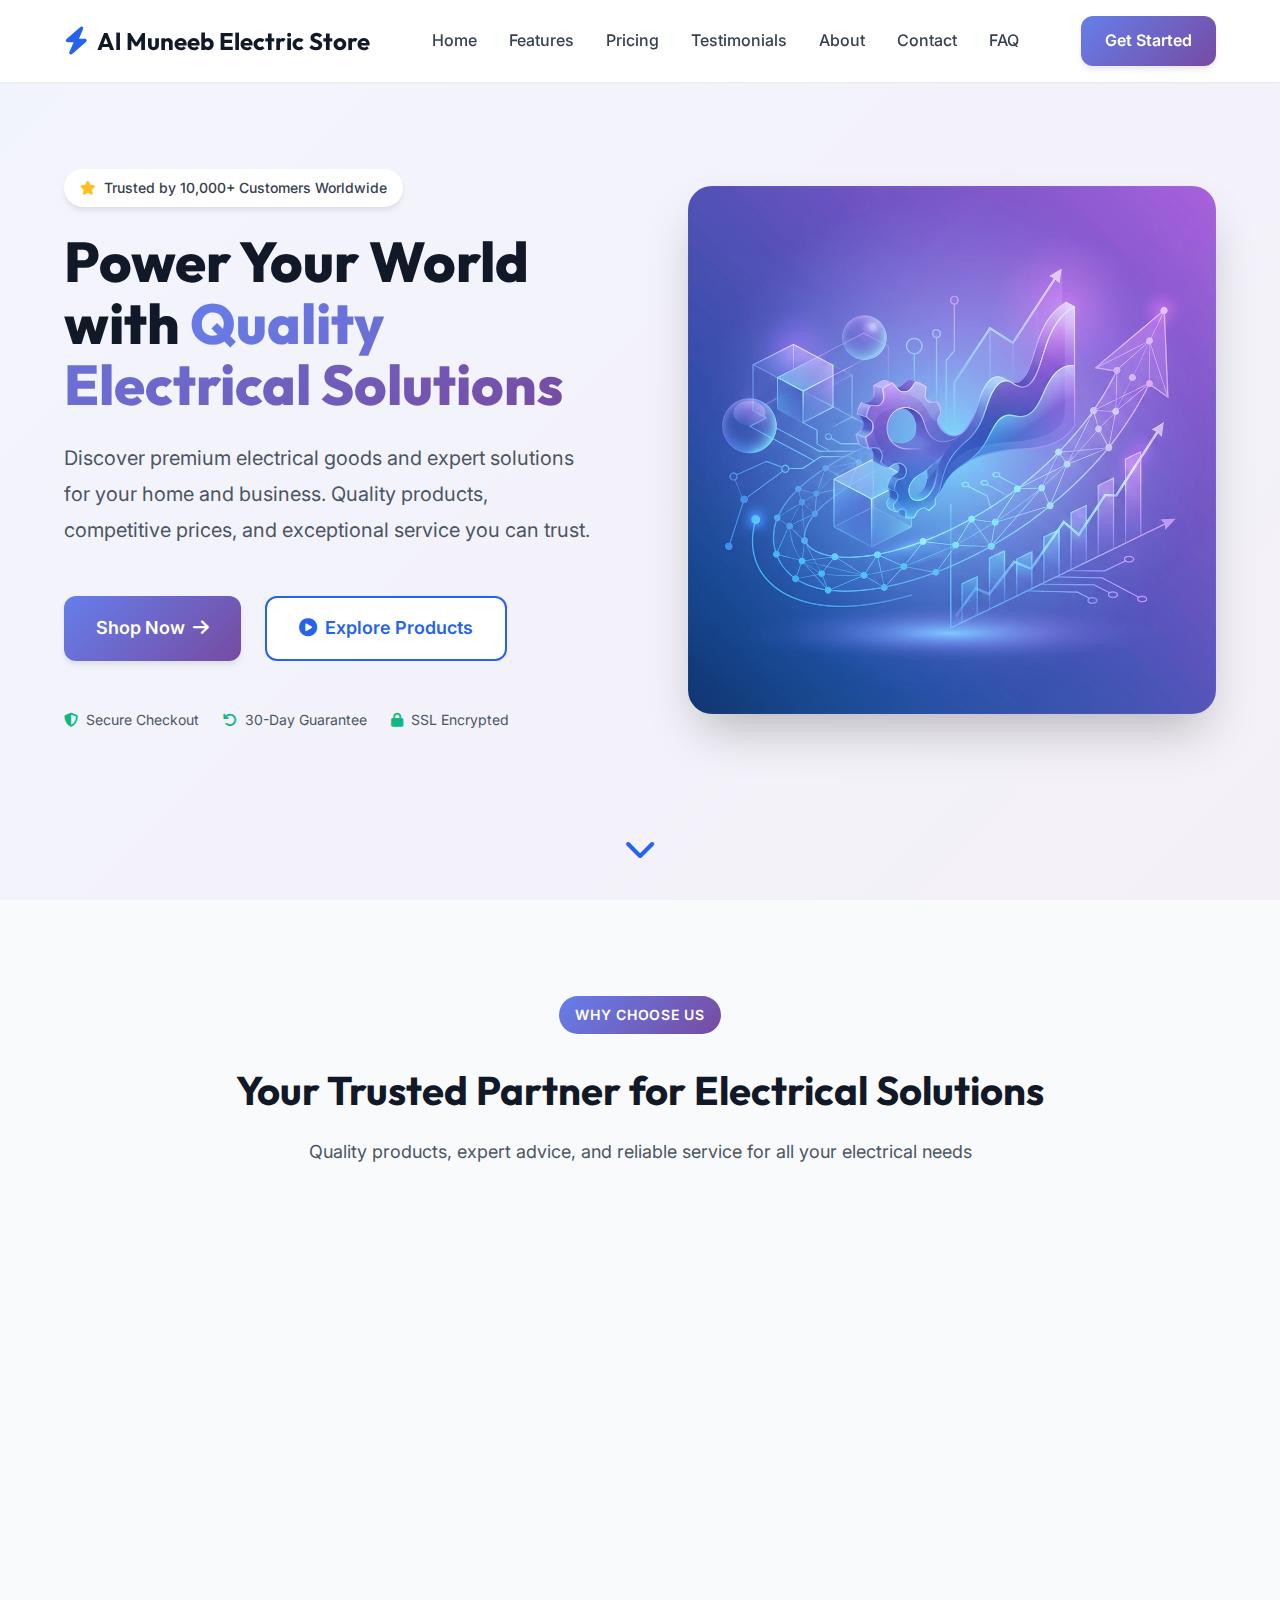
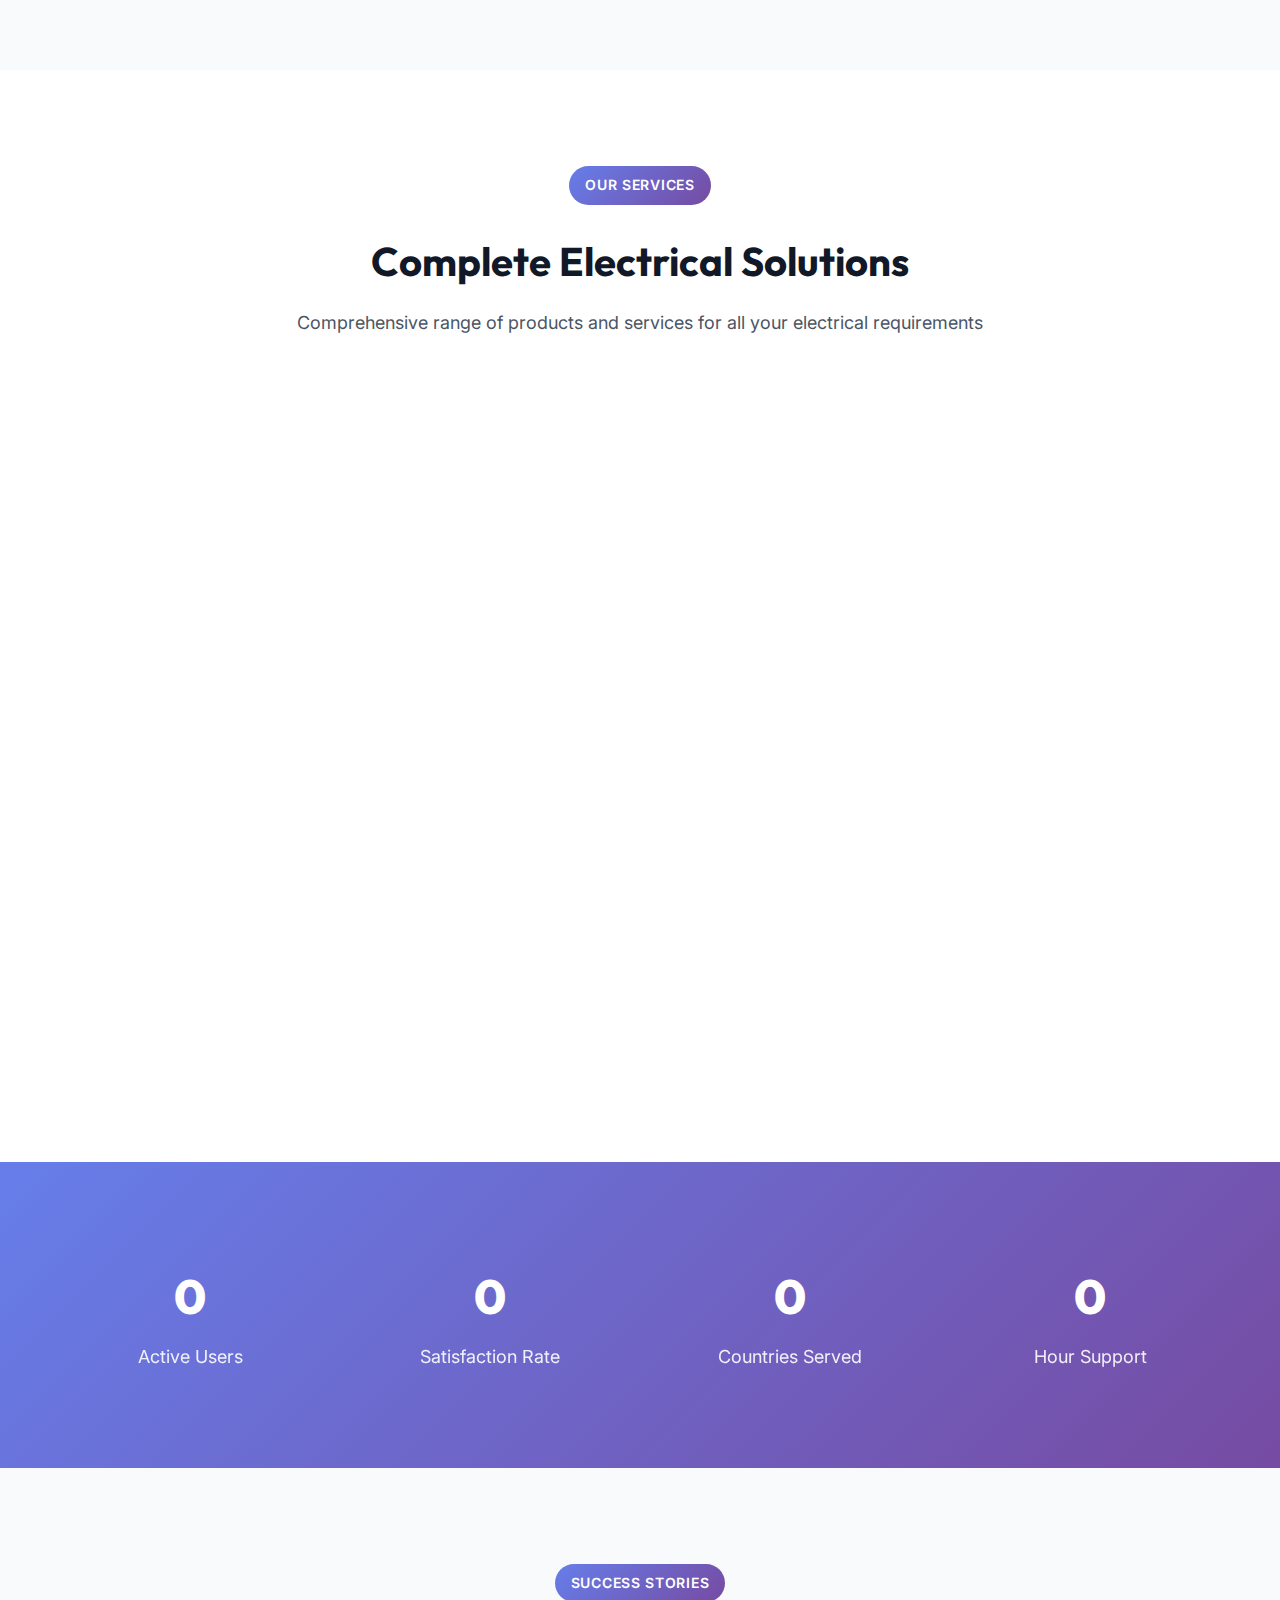
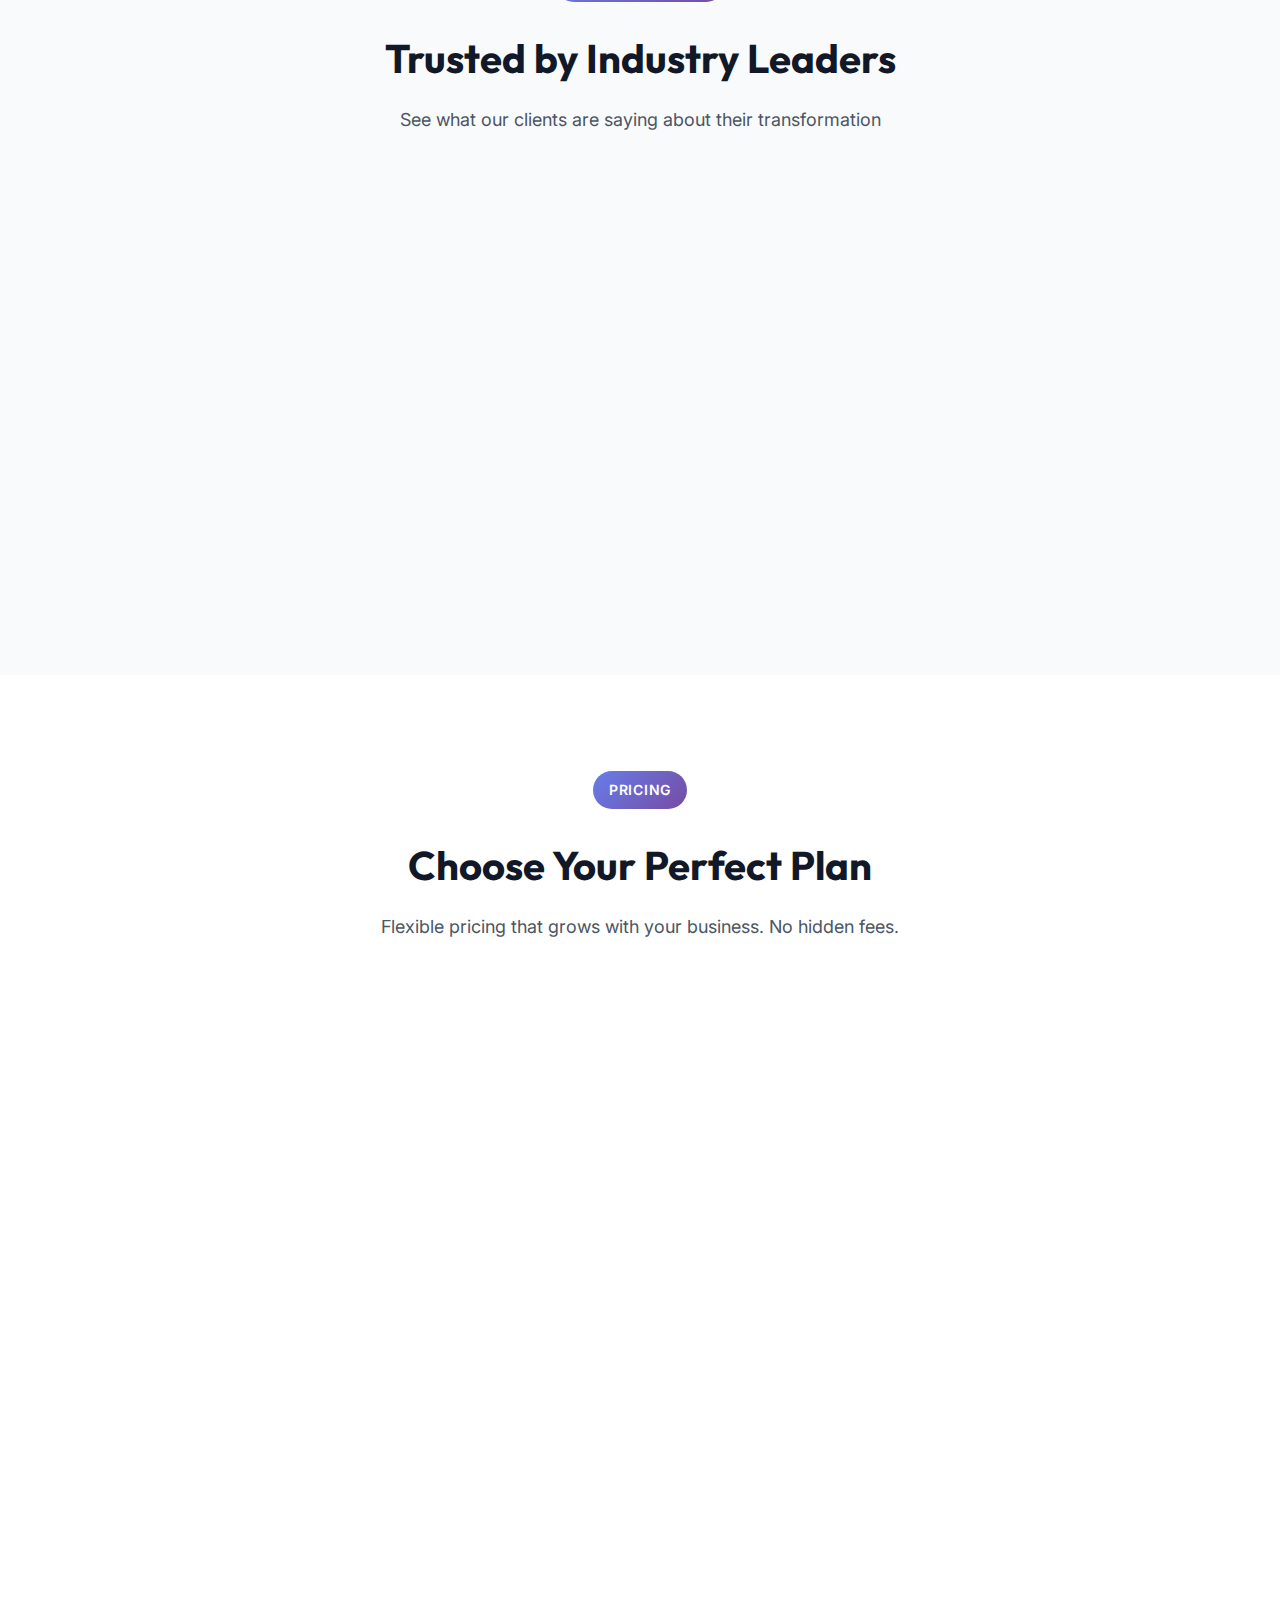
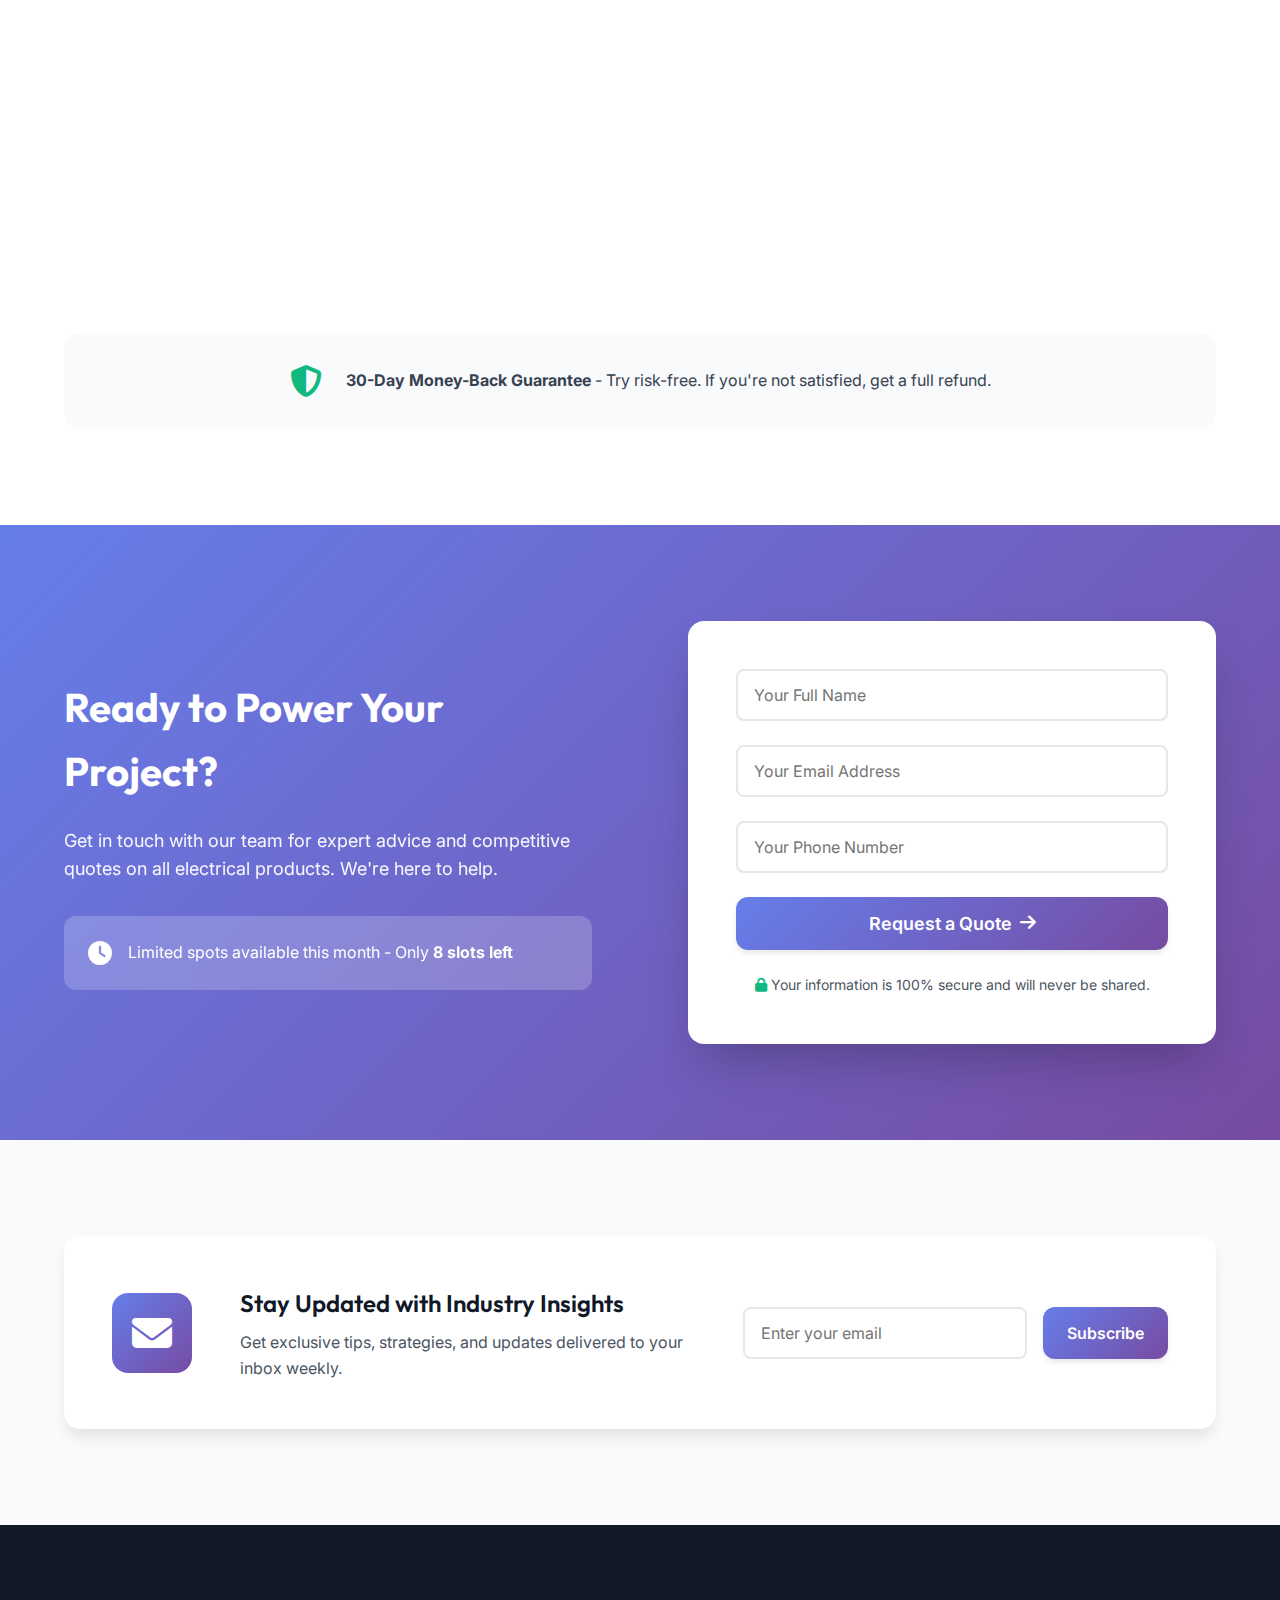
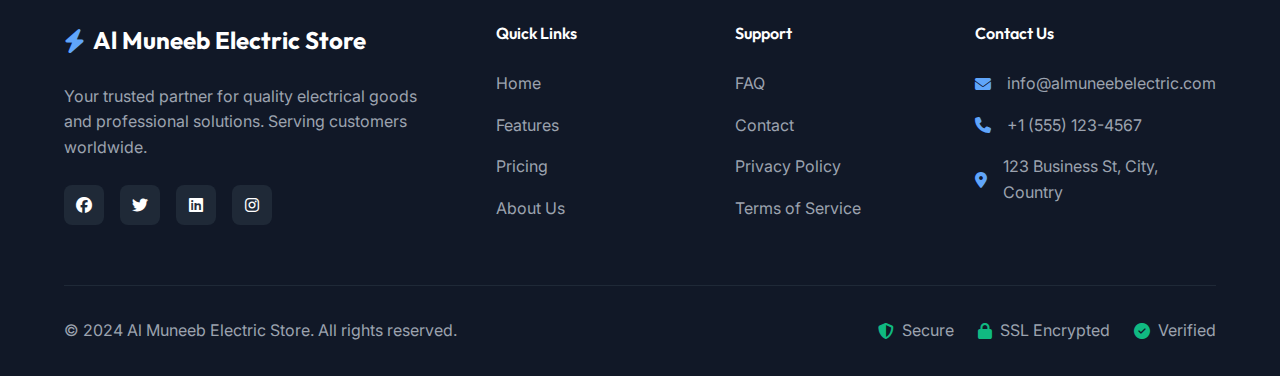
<file: index.html>
<!DOCTYPE html>
<html lang="en">

<head>
    <meta charset="UTF-8">
    <meta name="viewport" content="width=device-width, initial-scale=1.0">
    <meta name="description"
        content="Al Muneeb Electric Store - Your trusted source for quality electrical goods and solutions. Premium products, expert service, and competitive prices.">
    <title>Al Muneeb Electric Store - Quality Electrical Goods & Solutions</title>
    <link rel="preconnect" href="https://fonts.googleapis.com">
    <link rel="preconnect" href="https://fonts.gstatic.com" crossorigin>
    <link
        href="https://fonts.googleapis.com/css2?family=Inter:wght@300;400;500;600;700;800&family=Outfit:wght@400;500;600;700;800&display=swap"
        rel="stylesheet">
    <link rel="stylesheet" href="https://cdnjs.cloudflare.com/ajax/libs/font-awesome/6.4.0/css/all.min.css">
    <link rel="stylesheet" href="styles.css">
</head>

<body>
    <nav class="navbar" id="navbar">
        <div class="container nav-container">
            <div class="logo"><i class="fas fa-bolt"></i><span>Al Muneeb Electric Store</span></div>
            <ul class="nav-menu" id="nav-menu">
                <li><a href="#home" class="nav-link">Home</a></li>
                <li><a href="#features" class="nav-link">Features</a></li>
                <li><a href="#pricing" class="nav-link">Pricing</a></li>
                <li><a href="#testimonials" class="nav-link">Testimonials</a></li>
                <li><a href="about.html" class="nav-link">About</a></li>
                <li><a href="contact.html" class="nav-link">Contact</a></li>
                <li><a href="faq.html" class="nav-link">FAQ</a></li>
            </ul>
            <div class="nav-cta"><a href="#pricing" class="btn btn-primary">Get Started</a></div>
            <div class="hamburger" id="hamburger"><span></span><span></span><span></span></div>
        </div>
    </nav>

    <section class="hero" id="home">
        <div class="hero-background"></div>
        <div class="container hero-container">
            <div class="hero-content">
                <div class="hero-badge"><i class="fas fa-star"></i><span>Trusted by 10,000+ Customers Worldwide</span>
                </div>
                <h1 class="hero-title">Power Your World with <span class="gradient-text">Quality Electrical
                        Solutions</span>
                </h1>
                <p class="hero-subtitle">Discover premium electrical goods and expert solutions for your home and
                    business. Quality products, competitive prices, and exceptional service you can trust.</p>
                <div class="hero-cta">
                    <a href="#pricing" class="btn btn-primary btn-lg"><span>Shop Now</span><i
                            class="fas fa-arrow-right"></i></a>
                    <a href="#features" class="btn btn-secondary btn-lg"><i class="fas fa-play-circle"></i><span>Explore
                            Products</span></a>
                </div>
                <div class="hero-trust">
                    <div class="trust-badges">
                        <div class="trust-badge"><i class="fas fa-shield-alt"></i><span>Secure Checkout</span></div>
                        <div class="trust-badge"><i class="fas fa-undo"></i><span>30-Day Guarantee</span></div>
                        <div class="trust-badge"><i class="fas fa-lock"></i><span>SSL Encrypted</span></div>
                    </div>
                </div>
            </div>
            <div class="hero-image">
                <div class="hero-card floating">
                    <div class="card-glow"></div>
                    <img src="hero-illustration.png" alt="Business Success" id="hero-img">
                </div>
            </div>
        </div>
        <div class="scroll-indicator"><i class="fas fa-chevron-down"></i></div>
    </section>

    <section class="value-proposition">
        <div class="container">
            <div class="section-header center">
                <span class="section-tag">Why Choose Us</span>
                <h2>Your Trusted Partner for Electrical Solutions</h2>
                <p>Quality products, expert advice, and reliable service for all your electrical needs</p>
            </div>
            <div class="value-grid">
                <div class="value-card">
                    <div class="value-icon"><i class="fas fa-bolt"></i></div>
                    <h3>Fast Delivery</h3>
                    <p>Quick and reliable delivery service. Get your electrical products when you need them, with
                        same-day options available.</p>
                </div>
                <div class="value-card">
                    <div class="value-icon"><i class="fas fa-users"></i></div>
                    <h3>Expert Guidance</h3>
                    <p>Professional advice from experienced electrical specialists. We help you choose the right
                        products for your needs.</p>
                </div>
                <div class="value-card">
                    <div class="value-icon"><i class="fas fa-certificate"></i></div>
                    <h3>Certified Quality</h3>
                    <p>All products meet international safety standards. Trusted by 10,000+ satisfied customers
                        worldwide.</p>
                </div>
            </div>
        </div>
    </section>

    <section class="features" id="features">
        <div class="container">
            <div class="section-header center">
                <span class="section-tag">Our Services</span>
                <h2>Complete Electrical Solutions</h2>
                <p>Comprehensive range of products and services for all your electrical requirements</p>
            </div>
            <div class="features-grid">
                <div class="feature-card">
                    <div class="feature-icon"><i class="fas fa-plug"></i></div>
                    <h3>Wide Product Range</h3>
                    <p>From cables and switches to lighting and power solutions. Everything you need under one roof.</p>
                    <a href="#" class="feature-link">Learn more <i class="fas fa-arrow-right"></i></a>
                </div>
                <div class="feature-card">
                    <div class="feature-icon"><i class="fas fa-tools"></i></div>
                    <h3>Professional Installation</h3>
                    <p>Expert installation services available. Our certified technicians ensure safe and proper setup.
                    </p>
                    <a href="#" class="feature-link">Learn more <i class="fas fa-arrow-right"></i></a>
                </div>
                <div class="feature-card">
                    <div class="feature-icon"><i class="fas fa-mobile-alt"></i></div>
                    <h3>Easy Ordering</h3>
                    <p>Shop online or visit our store. Convenient ordering options with secure payment methods.</p>
                    <a href="#" class="feature-link">Learn more <i class="fas fa-arrow-right"></i></a>
                </div>
                <div class="feature-card">
                    <div class="feature-icon"><i class="fas fa-award"></i></div>
                    <h3>Warranty Protection</h3>
                    <p>Comprehensive warranty on all products. Peace of mind with every purchase.</p>
                    <a href="#" class="feature-link">Learn more <i class="fas fa-arrow-right"></i></a>
                </div>
                <div class="feature-card">
                    <div class="feature-icon"><i class="fas fa-shield-alt"></i></div>
                    <h3>Safety Certified</h3>
                    <p>All products comply with international safety standards and regulations.</p>
                    <a href="#" class="feature-link">Learn more <i class="fas fa-arrow-right"></i></a>
                </div>
                <div class="feature-card">
                    <div class="feature-icon"><i class="fas fa-headset"></i></div>
                    <h3>Customer Support</h3>
                    <p>Dedicated support team ready to assist with product selection and technical queries.</p>
                    <a href="#" class="feature-link">Learn more <i class="fas fa-arrow-right"></i></a>
                </div>
            </div>
        </div>
    </section>

    <section class="social-proof">
        <div class="container">
            <div class="stats-grid">
                <div class="stat-card">
                    <div class="stat-number" data-target="10000">0</div>
                    <div class="stat-label">Active Users</div>
                </div>
                <div class="stat-card">
                    <div class="stat-number" data-target="98">0</div>
                    <div class="stat-label">Satisfaction Rate</div>
                </div>
                <div class="stat-card">
                    <div class="stat-number" data-target="50">0</div>
                    <div class="stat-label">Countries Served</div>
                </div>
                <div class="stat-card">
                    <div class="stat-number" data-target="24">0</div>
                    <div class="stat-label">Hour Support</div>
                </div>
            </div>
        </div>
    </section>

    <section class="testimonials" id="testimonials">
        <div class="container">
            <div class="section-header center">
                <span class="section-tag">Success Stories</span>
                <h2>Trusted by Industry Leaders</h2>
                <p>See what our clients are saying about their transformation</p>
            </div>
            <div class="testimonials-grid">
                <div class="testimonial-card">
                    <div class="testimonial-rating"><i class="fas fa-star"></i><i class="fas fa-star"></i><i
                            class="fas fa-star"></i><i class="fas fa-star"></i><i class="fas fa-star"></i></div>
                    <p class="testimonial-text">"This platform completely transformed our business. We saw a 250%
                        increase in revenue within the first 6 months. The ROI is incredible!"</p>
                    <div class="testimonial-author">
                        <img src="testimonial-1.jpg" alt="Sarah Johnson" class="author-image">
                        <div class="author-info">
                            <h4>Sarah Johnson</h4>
                            <p>CEO, TechStart Inc.</p>
                        </div>
                    </div>
                </div>
                <div class="testimonial-card">
                    <div class="testimonial-rating"><i class="fas fa-star"></i><i class="fas fa-star"></i><i
                            class="fas fa-star"></i><i class="fas fa-star"></i><i class="fas fa-star"></i></div>
                    <p class="testimonial-text">"The support team is phenomenal. They helped us every step of the way.
                        Our productivity has doubled since we started using this solution."</p>
                    <div class="testimonial-author">
                        <img src="testimonial-2.jpg" alt="Michael Chen" class="author-image">
                        <div class="author-info">
                            <h4>Michael Chen</h4>
                            <p>Founder, Digital Dynamics</p>
                        </div>
                    </div>
                </div>
                <div class="testimonial-card">
                    <div class="testimonial-rating"><i class="fas fa-star"></i><i class="fas fa-star"></i><i
                            class="fas fa-star"></i><i class="fas fa-star"></i><i class="fas fa-star"></i></div>
                    <p class="testimonial-text">"Best investment we've made for our company. The features are powerful
                        yet easy to use. Highly recommend to any growing business!"</p>
                    <div class="testimonial-author">
                        <img src="testimonial-3.jpg" alt="Emily Rodriguez" class="author-image">
                        <div class="author-info">
                            <h4>Emily Rodriguez</h4>
                            <p>Director, Growth Solutions</p>
                        </div>
                    </div>
                </div>
            </div>
        </div>
    </section>

    <section class="pricing" id="pricing">
        <div class="container">
            <div class="section-header center">
                <span class="section-tag">Pricing</span>
                <h2>Choose Your Perfect Plan</h2>
                <p>Flexible pricing that grows with your business. No hidden fees.</p>
            </div>
            <div class="pricing-grid">
                <div class="pricing-card">
                    <div class="pricing-header">
                        <h3>Starter</h3>
                        <p>Perfect for small businesses</p>
                    </div>
                    <div class="pricing-price"><span class="currency">$</span><span class="amount">49</span><span
                            class="period">/month</span></div>
                    <ul class="pricing-features">
                        <li><i class="fas fa-check"></i> Up to 1,000 users</li>
                        <li><i class="fas fa-check"></i> Basic analytics</li>
                        <li><i class="fas fa-check"></i> Email support</li>
                        <li><i class="fas fa-check"></i> Mobile app access</li>
                        <li><i class="fas fa-check"></i> 10 GB storage</li>
                    </ul>
                    <a href="#" class="btn btn-outline btn-block" onclick="handlePurchase('Starter', 49)">Get
                        Started</a>
                </div>
                <div class="pricing-card featured">
                    <div class="popular-badge">Most Popular</div>
                    <div class="pricing-header">
                        <h3>Professional</h3>
                        <p>For growing businesses</p>
                    </div>
                    <div class="pricing-price"><span class="currency">$</span><span class="amount">99</span><span
                            class="period">/month</span></div>
                    <ul class="pricing-features">
                        <li><i class="fas fa-check"></i> Up to 10,000 users</li>
                        <li><i class="fas fa-check"></i> Advanced analytics</li>
                        <li><i class="fas fa-check"></i> Priority support 24/7</li>
                        <li><i class="fas fa-check"></i> Mobile app access</li>
                        <li><i class="fas fa-check"></i> 100 GB storage</li>
                        <li><i class="fas fa-check"></i> API access</li>
                        <li><i class="fas fa-check"></i> Custom integrations</li>
                    </ul>
                    <a href="#" class="btn btn-primary btn-block" onclick="handlePurchase('Professional', 99)">Get
                        Started</a>
                </div>
                <div class="pricing-card">
                    <div class="pricing-header">
                        <h3>Enterprise</h3>
                        <p>For large organizations</p>
                    </div>
                    <div class="pricing-price"><span class="currency">$</span><span class="amount">249</span><span
                            class="period">/month</span></div>
                    <ul class="pricing-features">
                        <li><i class="fas fa-check"></i> Unlimited users</li>
                        <li><i class="fas fa-check"></i> Enterprise analytics</li>
                        <li><i class="fas fa-check"></i> Dedicated support</li>
                        <li><i class="fas fa-check"></i> Mobile app access</li>
                        <li><i class="fas fa-check"></i> Unlimited storage</li>
                        <li><i class="fas fa-check"></i> Full API access</li>
                        <li><i class="fas fa-check"></i> Custom development</li>
                        <li><i class="fas fa-check"></i> SLA guarantee</li>
                    </ul>
                    <a href="#" class="btn btn-outline btn-block" onclick="handlePurchase('Enterprise', 249)">Contact
                        Sales</a>
                </div>
            </div>
            <div class="pricing-guarantee"><i class="fas fa-shield-alt"></i>
                <p><strong>30-Day Money-Back Guarantee</strong> - Try risk-free. If you're not satisfied, get a full
                    refund.</p>
            </div>
        </div>
    </section>

    <section class="lead-capture">
        <div class="container">
            <div class="lead-capture-content">
                <div class="lead-capture-text">
                    <h2>Ready to Power Your Project?</h2>
                    <p>Get in touch with our team for expert advice and competitive quotes on all electrical products.
                        We're here to help.</p>
                    <div class="urgency-message"><i class="fas fa-clock"></i><span>Limited spots available this month -
                            Only <strong>7 slots left</strong></span></div>
                </div>
                <div class="lead-capture-form">
                    <form id="lead-form" onsubmit="handleLeadSubmit(event)">
                        <div class="form-group"><input type="text" id="lead-name" name="name"
                                placeholder="Your Full Name" required></div>
                        <div class="form-group"><input type="email" id="lead-email" name="email"
                                placeholder="Your Email Address" required></div>
                        <div class="form-group"><input type="tel" id="lead-phone" name="phone"
                                placeholder="Your Phone Number" required></div>
                        <button type="submit" class="btn btn-primary btn-block btn-lg"><span>Request a Quote</span><i
                                class="fas fa-arrow-right"></i></button>
                        <p class="form-disclaimer"><i class="fas fa-lock"></i> Your information is 100% secure and will
                            never be shared.</p>
                    </form>
                </div>
            </div>
        </div>
    </section>

    <section class="newsletter">
        <div class="container">
            <div class="newsletter-content">
                <div class="newsletter-icon"><i class="fas fa-envelope"></i></div>
                <div class="newsletter-text">
                    <h3>Stay Updated with Industry Insights</h3>
                    <p>Get exclusive tips, strategies, and updates delivered to your inbox weekly.</p>
                </div>
                <form class="newsletter-form" id="newsletter-form" onsubmit="handleNewsletterSubmit(event)">
                    <input type="email" id="newsletter-email" placeholder="Enter your email" required>
                    <button type="submit" class="btn btn-primary">Subscribe</button>
                </form>
            </div>
        </div>
    </section>

    <footer class="footer">
        <div class="container">
            <div class="footer-grid">
                <div class="footer-column">
                    <div class="footer-logo"><i class="fas fa-bolt"></i><span>Al Muneeb Electric Store</span></div>
                    <p>Your trusted partner for quality electrical goods and professional solutions. Serving customers
                        worldwide.</p>
                    <div class="social-links">
                        <a href="#" aria-label="Facebook"><i class="fab fa-facebook"></i></a>
                        <a href="#" aria-label="Twitter"><i class="fab fa-twitter"></i></a>
                        <a href="#" aria-label="LinkedIn"><i class="fab fa-linkedin"></i></a>
                        <a href="#" aria-label="Instagram"><i class="fab fa-instagram"></i></a>
                    </div>
                </div>
                <div class="footer-column">
                    <h4>Quick Links</h4>
                    <ul>
                        <li><a href="#home">Home</a></li>
                        <li><a href="#features">Features</a></li>
                        <li><a href="#pricing">Pricing</a></li>
                        <li><a href="about.html">About Us</a></li>
                    </ul>
                </div>
                <div class="footer-column">
                    <h4>Support</h4>
                    <ul>
                        <li><a href="faq.html">FAQ</a></li>
                        <li><a href="contact.html">Contact</a></li>
                        <li><a href="#">Privacy Policy</a></li>
                        <li><a href="#">Terms of Service</a></li>
                    </ul>
                </div>
                <div class="footer-column">
                    <h4>Contact Us</h4>
                    <ul class="contact-info">
                        <li><i class="fas fa-envelope"></i> info@almuneebelectric.com</li>
                        <li><i class="fas fa-phone"></i> +1 (555) 123-4567</li>
                        <li><i class="fas fa-map-marker-alt"></i> 123 Business St, City, Country</li>
                    </ul>
                </div>
            </div>
            <div class="footer-bottom">
                <p>&copy; 2024 Al Muneeb Electric Store. All rights reserved.</p>
                <div class="footer-badges"><span><i class="fas fa-shield-alt"></i> Secure</span><span><i
                            class="fas fa-lock"></i> SSL Encrypted</span><span><i class="fas fa-check-circle"></i>
                        Verified</span></div>
            </div>
        </div>
    </footer>

    <div class="modal" id="success-modal">
        <div class="modal-content">
            <div class="modal-icon success"><i class="fas fa-check-circle"></i></div>
            <h3>Success!</h3>
            <p id="modal-message">Thank you for your submission. We'll be in touch soon!</p>
            <button class="btn btn-primary" onclick="closeModal()">Close</button>
        </div>
    </div>

    <script src="script.js"></script>
</body>

</html>
</file>
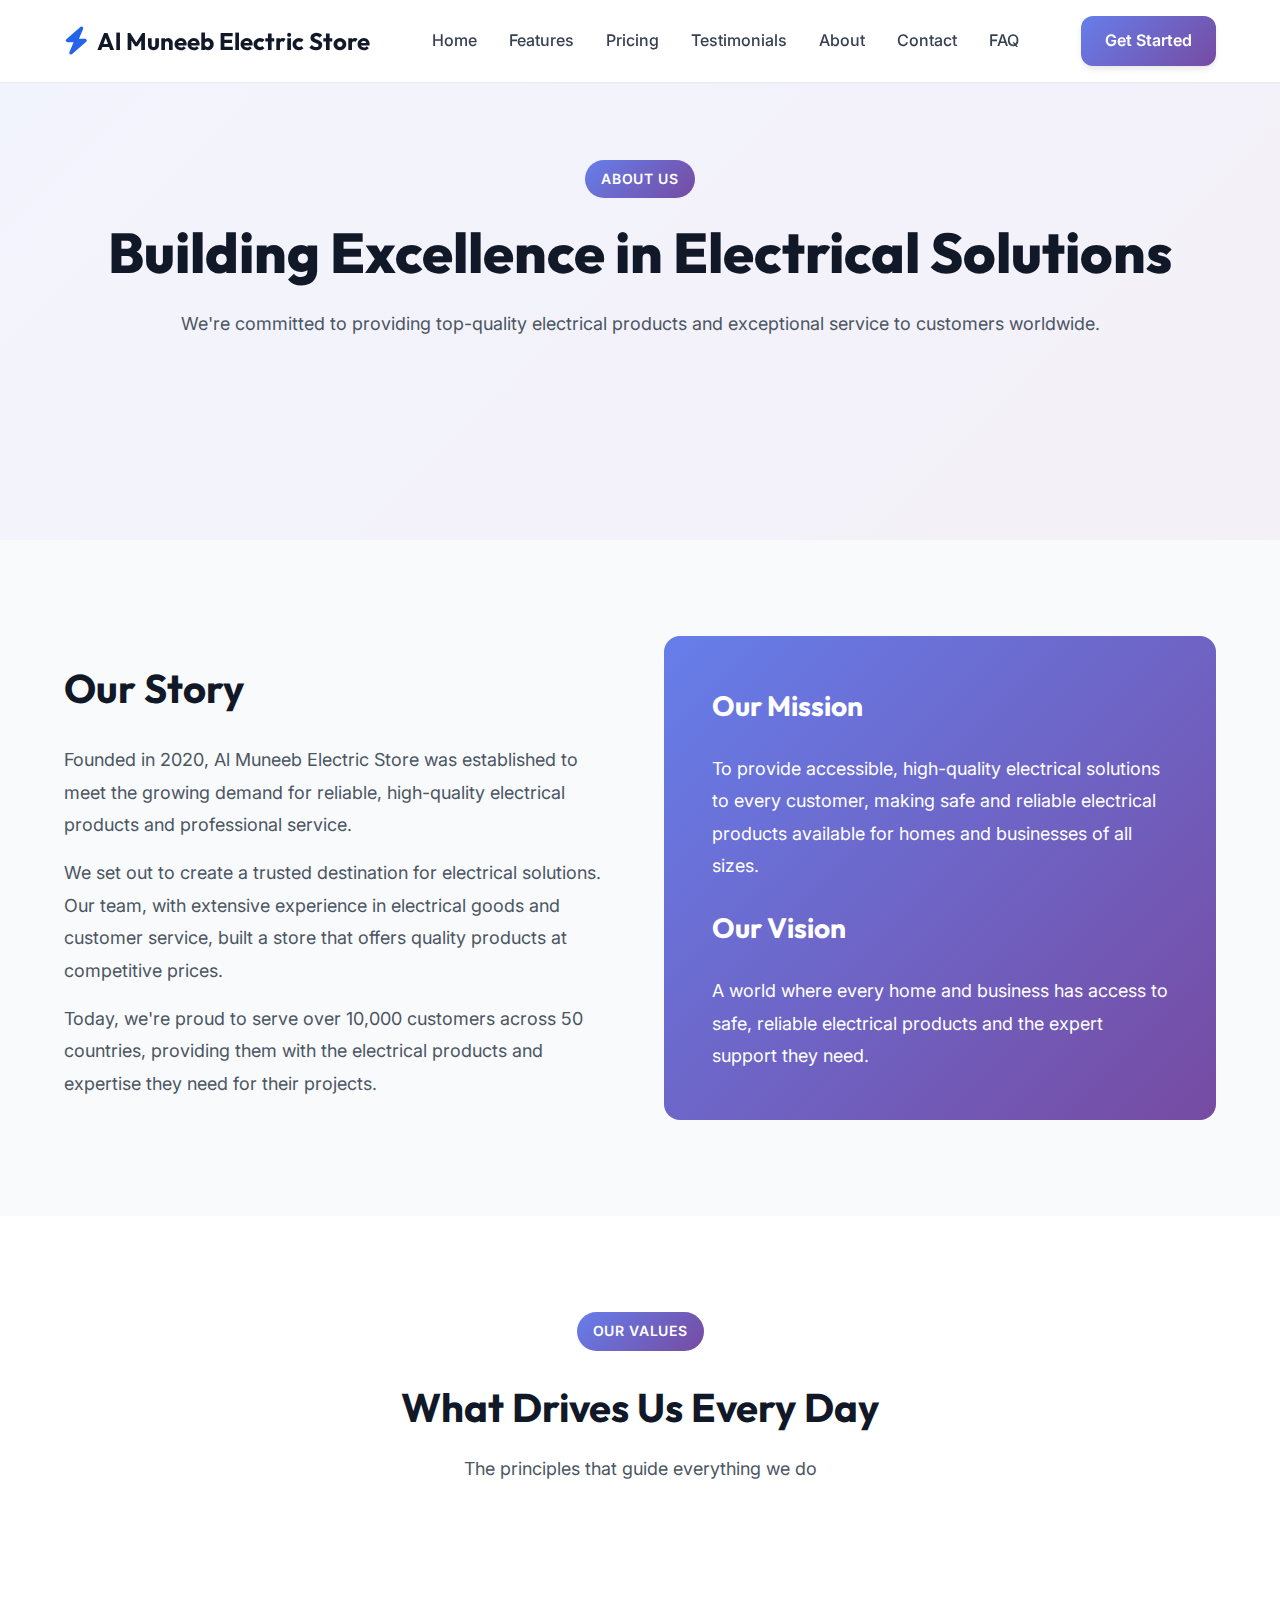
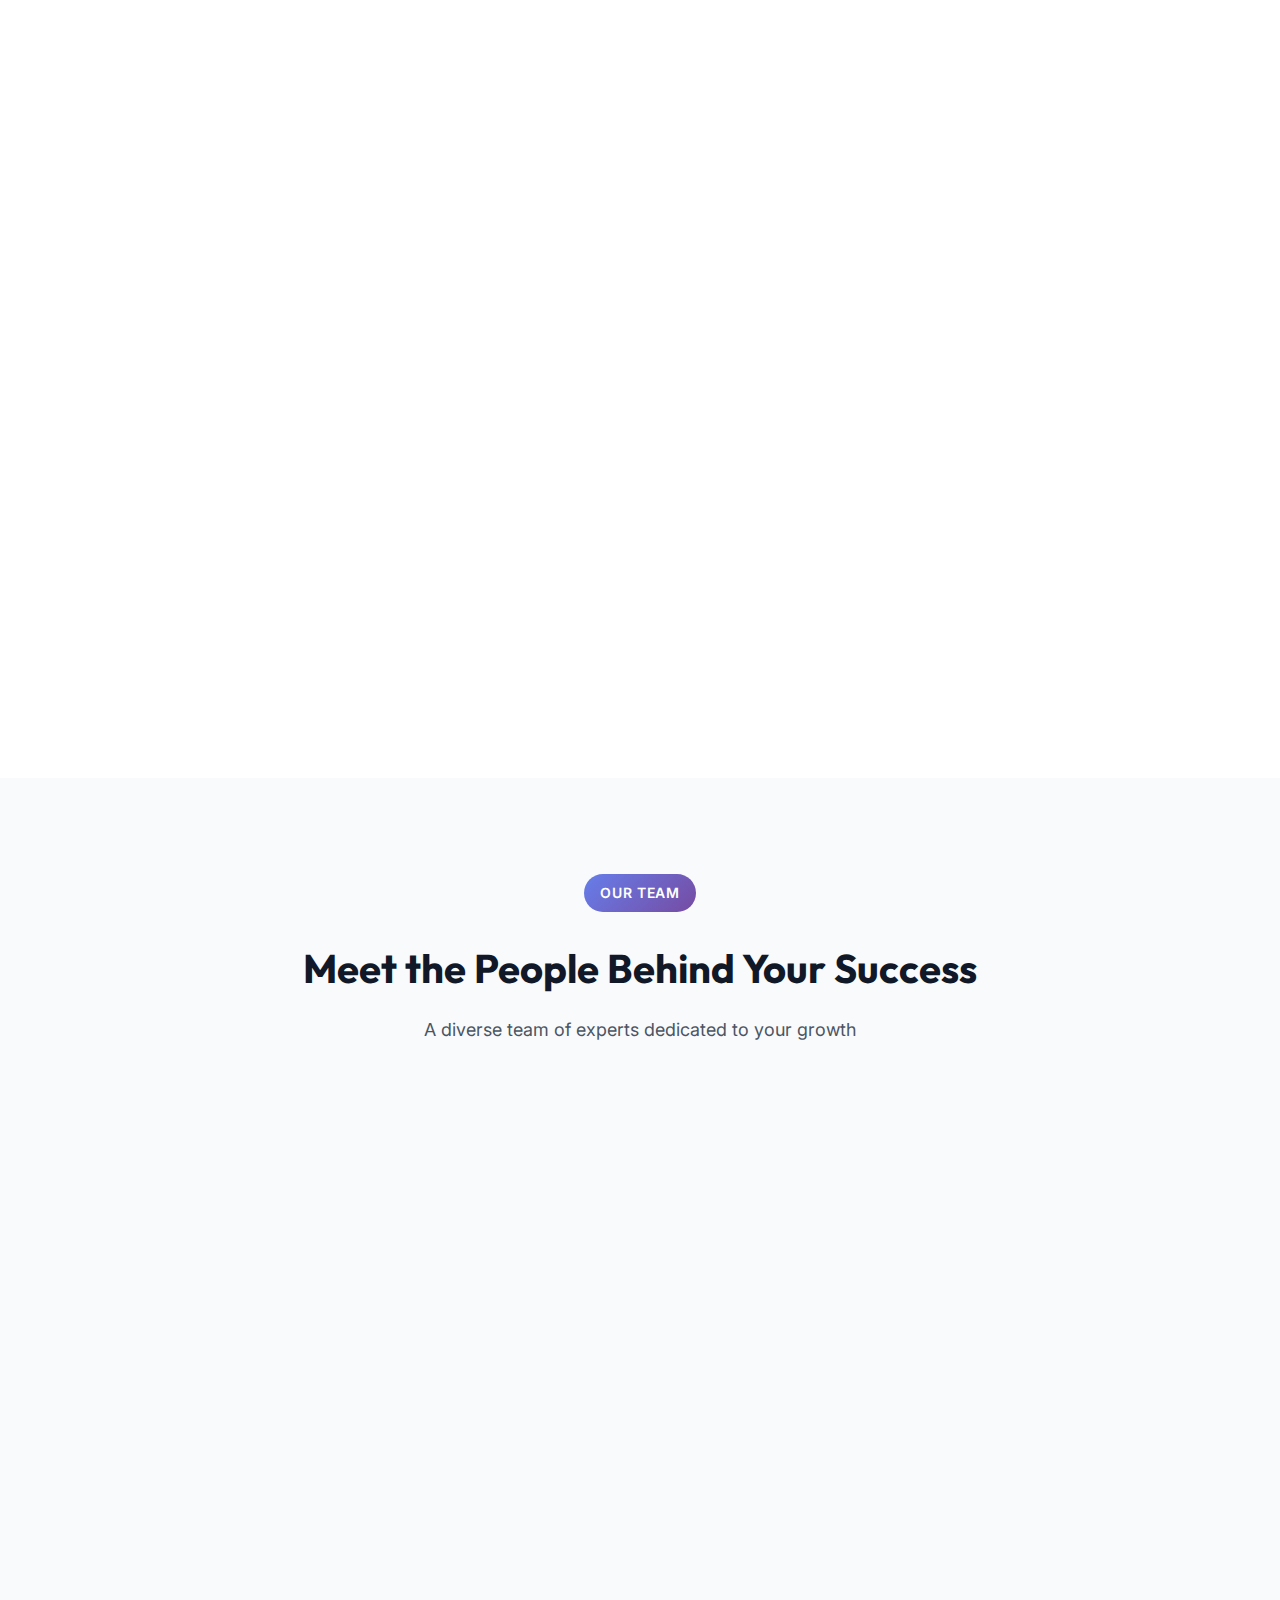
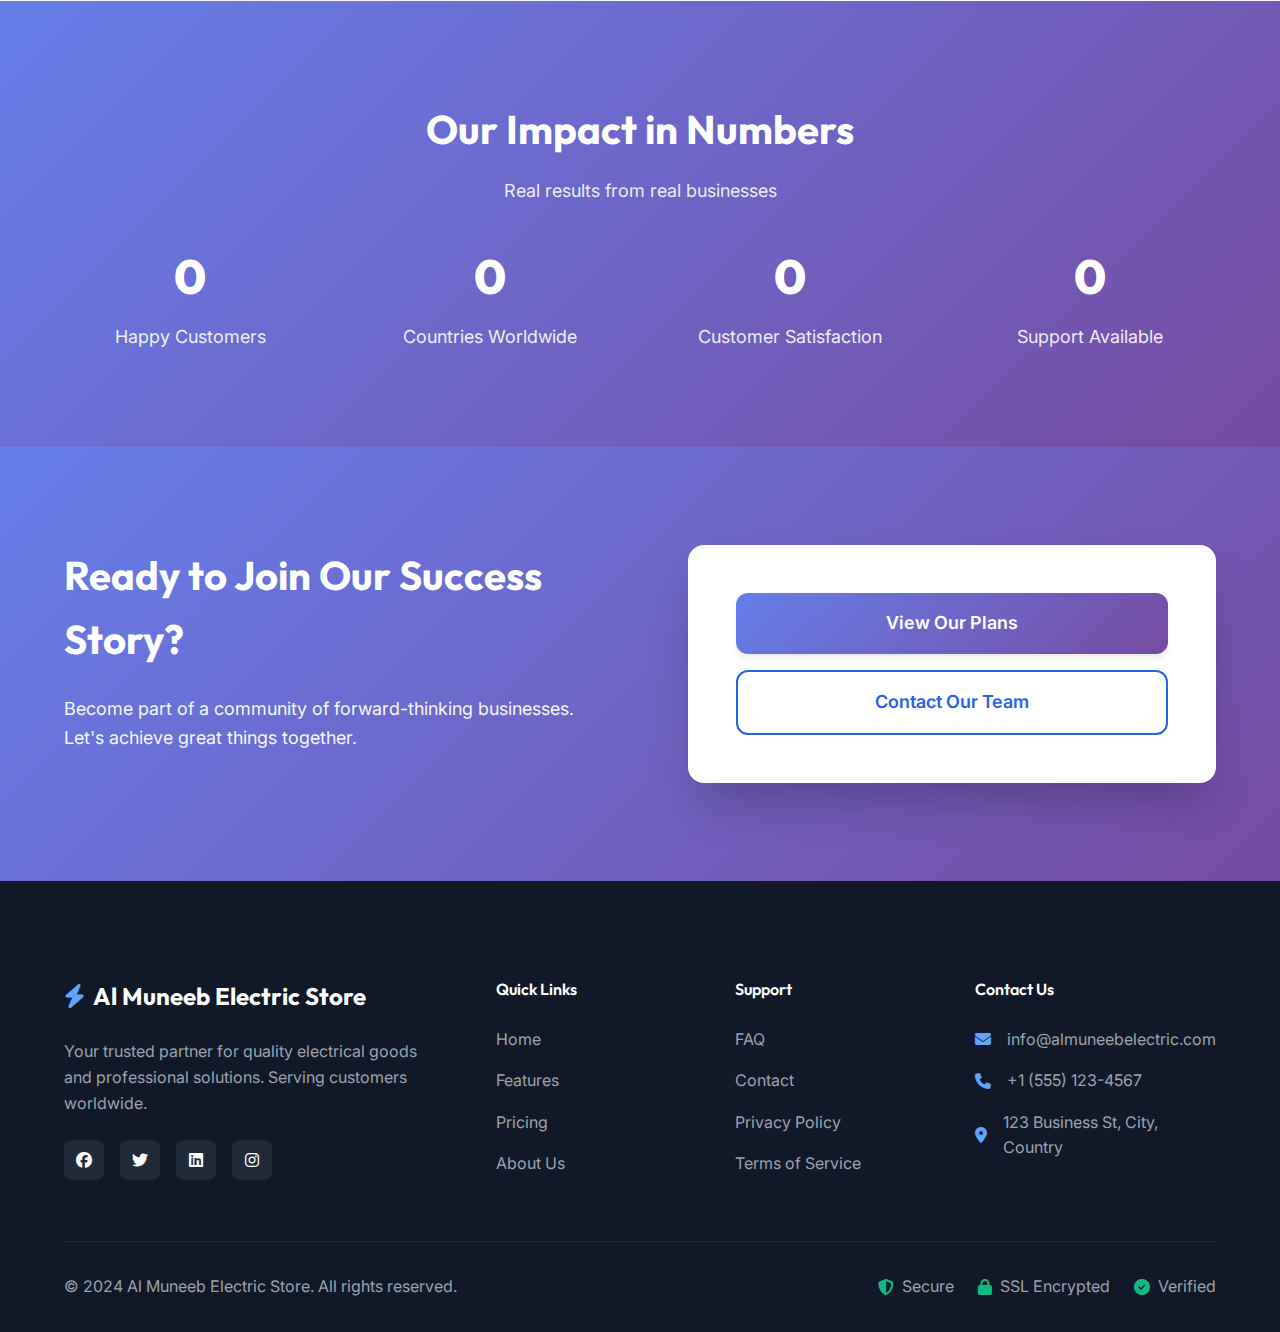
<file: about.html>
<!DOCTYPE html>
<html lang="en">

<head>
    <meta charset="UTF-8">
    <meta name="viewport" content="width=device-width, initial-scale=1.0">
    <meta name="description"
        content="Learn about Al Muneeb Electric Store - your trusted partner for quality electrical goods and solutions. Discover our mission and commitment to excellence.">
    <title>About Us - Our Story & Mission | Al Muneeb Electric Store</title>
    <link rel="preconnect" href="https://fonts.googleapis.com">
    <link rel="preconnect" href="https://fonts.gstatic.com" crossorigin>
    <link
        href="https://fonts.googleapis.com/css2?family=Inter:wght@300;400;500;600;700;800&family=Outfit:wght@400;500;600;700;800&display=swap"
        rel="stylesheet">
    <link rel="stylesheet" href="https://cdnjs.cloudflare.com/ajax/libs/font-awesome/6.4.0/css/all.min.css">
    <link rel="stylesheet" href="styles.css">
</head>

<body>
    <nav class="navbar" id="navbar">
        <div class="container nav-container">
            <div class="logo"><i class="fas fa-bolt"></i><span>Al Muneeb Electric Store</span></div>
            <ul class="nav-menu" id="nav-menu">
                <li><a href="index.html" class="nav-link">Home</a></li>
                <li><a href="index.html#features" class="nav-link">Features</a></li>
                <li><a href="index.html#pricing" class="nav-link">Pricing</a></li>
                <li><a href="index.html#testimonials" class="nav-link">Testimonials</a></li>
                <li><a href="about.html" class="nav-link">About</a></li>
                <li><a href="contact.html" class="nav-link">Contact</a></li>
                <li><a href="faq.html" class="nav-link">FAQ</a></li>
            </ul>
            <div class="nav-cta"><a href="index.html#pricing" class="btn btn-primary">Get Started</a></div>
            <div class="hamburger" id="hamburger"><span></span><span></span><span></span></div>
        </div>
    </nav>

    <section class="hero" style="min-height: 60vh; padding-top: 120px;">
        <div class="hero-background"></div>
        <div class="container">
            <div class="section-header center">
                <span class="section-tag">About Us</span>
                <h1 class="hero-title">Building Excellence in Electrical Solutions</h1>
                <p class="hero-subtitle">We're committed to providing top-quality electrical products and exceptional
                    service
                    to customers worldwide.</p>
            </div>
        </div>
    </section>

    <section class="value-proposition">
        <div class="container">
            <div class="lead-capture-content" style="grid-template-columns: 1fr 1fr; gap: 3rem; align-items: center;">
                <div>
                    <h2
                        style="font-family: var(--font-display); font-size: 2.5rem; font-weight: 700; color: var(--gray-900); margin-bottom: 1.5rem;">
                        Our Story</h2>
                    <p style="font-size: 1.125rem; line-height: 1.8; color: var(--gray-600); margin-bottom: 1rem;">
                        Founded in 2020, Al Muneeb Electric Store was established to meet the growing demand for
                        reliable, high-quality electrical products and professional service.</p>
                    <p style="font-size: 1.125rem; line-height: 1.8; color: var(--gray-600); margin-bottom: 1rem;">We
                        set out to create a trusted destination for electrical solutions. Our team, with extensive
                        experience in
                        electrical goods and customer service, built a store that offers quality products at competitive
                        prices.</p>
                    <p style="font-size: 1.125rem; line-height: 1.8; color: var(--gray-600);">Today, we're proud to
                        serve over 10,000 customers across 50 countries, providing them with the electrical products and
                        expertise
                        they need for their projects.</p>
                </div>
                <div
                    style="background: var(--gradient-primary); padding: 3rem; border-radius: var(--radius-xl); color: white;">
                    <h3
                        style="font-family: var(--font-display); font-size: 1.75rem; font-weight: 700; margin-bottom: 1.5rem;">
                        Our Mission</h3>
                    <p style="font-size: 1.125rem; line-height: 1.8; margin-bottom: 1.5rem;">To provide accessible,
                        high-quality electrical solutions to every customer, making safe and reliable electrical
                        products
                        available for homes and businesses of all sizes.</p>
                    <h3
                        style="font-family: var(--font-display); font-size: 1.75rem; font-weight: 700; margin-bottom: 1.5rem;">
                        Our Vision</h3>
                    <p style="font-size: 1.125rem; line-height: 1.8;">A world where every home and business has access
                        to safe,
                        reliable electrical products and the expert support they need.</p>
                </div>
            </div>
        </div>
    </section>

    <section class="features">
        <div class="container">
            <div class="section-header center">
                <span class="section-tag">Our Values</span>
                <h2>What Drives Us Every Day</h2>
                <p>The principles that guide everything we do</p>
            </div>
            <div class="value-grid">
                <div class="value-card">
                    <div class="value-icon"><i class="fas fa-heart"></i></div>
                    <h3>Customer First</h3>
                    <p>Every decision we make starts with one question: How does this benefit our customers? Your
                        satisfaction is our priority.</p>
                </div>
                <div class="value-card">
                    <div class="value-icon"><i class="fas fa-lightbulb"></i></div>
                    <h3>Innovation</h3>
                    <p>We're constantly seeking better products, improving our service, and finding new ways to serve
                        you better.</p>
                </div>
                <div class="value-card">
                    <div class="value-icon"><i class="fas fa-shield-alt"></i></div>
                    <h3>Integrity</h3>
                    <p>We believe in transparency, honesty, and doing the right thing—even when no one is watching.</p>
                </div>
                <div class="value-card">
                    <div class="value-icon"><i class="fas fa-users"></i></div>
                    <h3>Collaboration</h3>
                    <p>Great things happen when we work together. We foster a culture of teamwork and mutual support.
                    </p>
                </div>
                <div class="value-card">
                    <div class="value-icon"><i class="fas fa-trophy"></i></div>
                    <h3>Excellence</h3>
                    <p>Good isn't good enough. We strive for excellence in everything we do, from product quality to
                        customer service.
                    </p>
                </div>
                <div class="value-card">
                    <div class="value-icon"><i class="fas fa-leaf"></i></div>
                    <h3>Sustainability</h3>
                    <p>We're committed to sustainable business practices and supporting the communities we serve.</p>
                </div>
            </div>
        </div>
    </section>

    <section class="testimonials">
        <div class="container">
            <div class="section-header center">
                <span class="section-tag">Our Team</span>
                <h2>Meet the People Behind Your Success</h2>
                <p>A diverse team of experts dedicated to your growth</p>
            </div>
            <div class="testimonials-grid">
                <div class="testimonial-card">
                    <img src="team-1.jpg" alt="John Smith" class="author-image"
                        style="width: 100px; height: 100px; margin: 0 auto 1rem; display: block;">
                    <h4 style="text-align: center; font-size: 1.25rem; font-weight: 600; margin-bottom: 0.5rem;">John
                        Smith</h4>
                    <p style="text-align: center; color: var(--primary-600); font-weight: 600; margin-bottom: 1rem;">CEO
                        & Founder</p>
                    <p style="text-align: center; color: var(--gray-600);">20+ years in tech leadership. Former VP at
                        Fortune 500 companies. Passionate about empowering businesses.</p>
                </div>
                <div class="testimonial-card">
                    <img src="team-2.jpg" alt="Sarah Williams" class="author-image"
                        style="width: 100px; height: 100px; margin: 0 auto 1rem; display: block;">
                    <h4 style="text-align: center; font-size: 1.25rem; font-weight: 600; margin-bottom: 0.5rem;">Sarah
                        Williams</h4>
                    <p style="text-align: center; color: var(--primary-600); font-weight: 600; margin-bottom: 1rem;">CTO
                    </p>
                    <p style="text-align: center; color: var(--gray-600);">Expert in scalable systems and AI. MIT
                        graduate. Built platforms serving millions of users.</p>
                </div>
                <div class="testimonial-card">
                    <img src="team-3.jpg" alt="Michael Chen" class="author-image"
                        style="width: 100px; height: 100px; margin: 0 auto 1rem; display: block;">
                    <h4 style="text-align: center; font-size: 1.25rem; font-weight: 600; margin-bottom: 0.5rem;">Michael
                        Chen</h4>
                    <p style="text-align: center; color: var(--primary-600); font-weight: 600; margin-bottom: 1rem;">
                        Head of Customer Success</p>
                    <p style="text-align: center; color: var(--gray-600);">Dedicated to ensuring every customer achieves
                        their goals. 15+ years in customer experience.</p>
                </div>
            </div>
        </div>
    </section>

    <section class="social-proof">
        <div class="container">
            <div class="section-header center" style="margin-bottom: 2rem;">
                <h2 style="color: white; font-size: 2.5rem; margin-bottom: 1rem;">Our Impact in Numbers</h2>
                <p style="color: rgba(255,255,255,0.9); font-size: 1.125rem;">Real results from real businesses</p>
            </div>
            <div class="stats-grid">
                <div class="stat-card">
                    <div class="stat-number" data-target="10000">0</div>
                    <div class="stat-label">Happy Customers</div>
                </div>
                <div class="stat-card">
                    <div class="stat-number" data-target="50">0</div>
                    <div class="stat-label">Countries Worldwide</div>
                </div>
                <div class="stat-card">
                    <div class="stat-number" data-target="98">0</div>
                    <div class="stat-label">Customer Satisfaction</div>
                </div>
                <div class="stat-card">
                    <div class="stat-number" data-target="24">0</div>
                    <div class="stat-label">Support Available</div>
                </div>
            </div>
        </div>
    </section>

    <section class="lead-capture">
        <div class="container">
            <div class="lead-capture-content">
                <div class="lead-capture-text">
                    <h2>Ready to Join Our Success Story?</h2>
                    <p>Become part of a community of forward-thinking businesses. Let's achieve great things together.
                    </p>
                </div>
                <div class="lead-capture-form">
                    <a href="index.html#pricing" class="btn btn-primary btn-lg btn-block">View Our Plans</a>
                    <a href="contact.html" class="btn btn-secondary btn-lg btn-block" style="margin-top: 1rem;">Contact
                        Our Team</a>
                </div>
            </div>
        </div>
    </section>

    <footer class="footer">
        <div class="container">
            <div class="footer-grid">
                <div class="footer-column">
                    <div class="footer-logo"><i class="fas fa-bolt"></i><span>Al Muneeb Electric Store</span></div>
                    <p>Your trusted partner for quality electrical goods and professional solutions. Serving customers
                        worldwide.</p>
                    <div class="social-links">
                        <a href="#" aria-label="Facebook"><i class="fab fa-facebook"></i></a>
                        <a href="#" aria-label="Twitter"><i class="fab fa-twitter"></i></a>
                        <a href="#" aria-label="LinkedIn"><i class="fab fa-linkedin"></i></a>
                        <a href="#" aria-label="Instagram"><i class="fab fa-instagram"></i></a>
                    </div>
                </div>
                <div class="footer-column">
                    <h4>Quick Links</h4>
                    <ul>
                        <li><a href="index.html">Home</a></li>
                        <li><a href="index.html#features">Features</a></li>
                        <li><a href="index.html#pricing">Pricing</a></li>
                        <li><a href="about.html">About Us</a></li>
                    </ul>
                </div>
                <div class="footer-column">
                    <h4>Support</h4>
                    <ul>
                        <li><a href="faq.html">FAQ</a></li>
                        <li><a href="contact.html">Contact</a></li>
                        <li><a href="#">Privacy Policy</a></li>
                        <li><a href="#">Terms of Service</a></li>
                    </ul>
                </div>
                <div class="footer-column">
                    <h4>Contact Us</h4>
                    <ul class="contact-info">
                        <li><i class="fas fa-envelope"></i> info@almuneebelectric.com</li>
                        <li><i class="fas fa-phone"></i> +1 (555) 123-4567</li>
                        <li><i class="fas fa-map-marker-alt"></i> 123 Business St, City, Country</li>
                    </ul>
                </div>
            </div>
            <div class="footer-bottom">
                <p>&copy; 2024 Al Muneeb Electric Store. All rights reserved.</p>
                <div class="footer-badges"><span><i class="fas fa-shield-alt"></i> Secure</span><span><i
                            class="fas fa-lock"></i> SSL Encrypted</span><span><i class="fas fa-check-circle"></i>
                        Verified</span></div>
            </div>
        </div>
    </footer>

    <script src="script.js"></script>
</body>

</html>
</file>
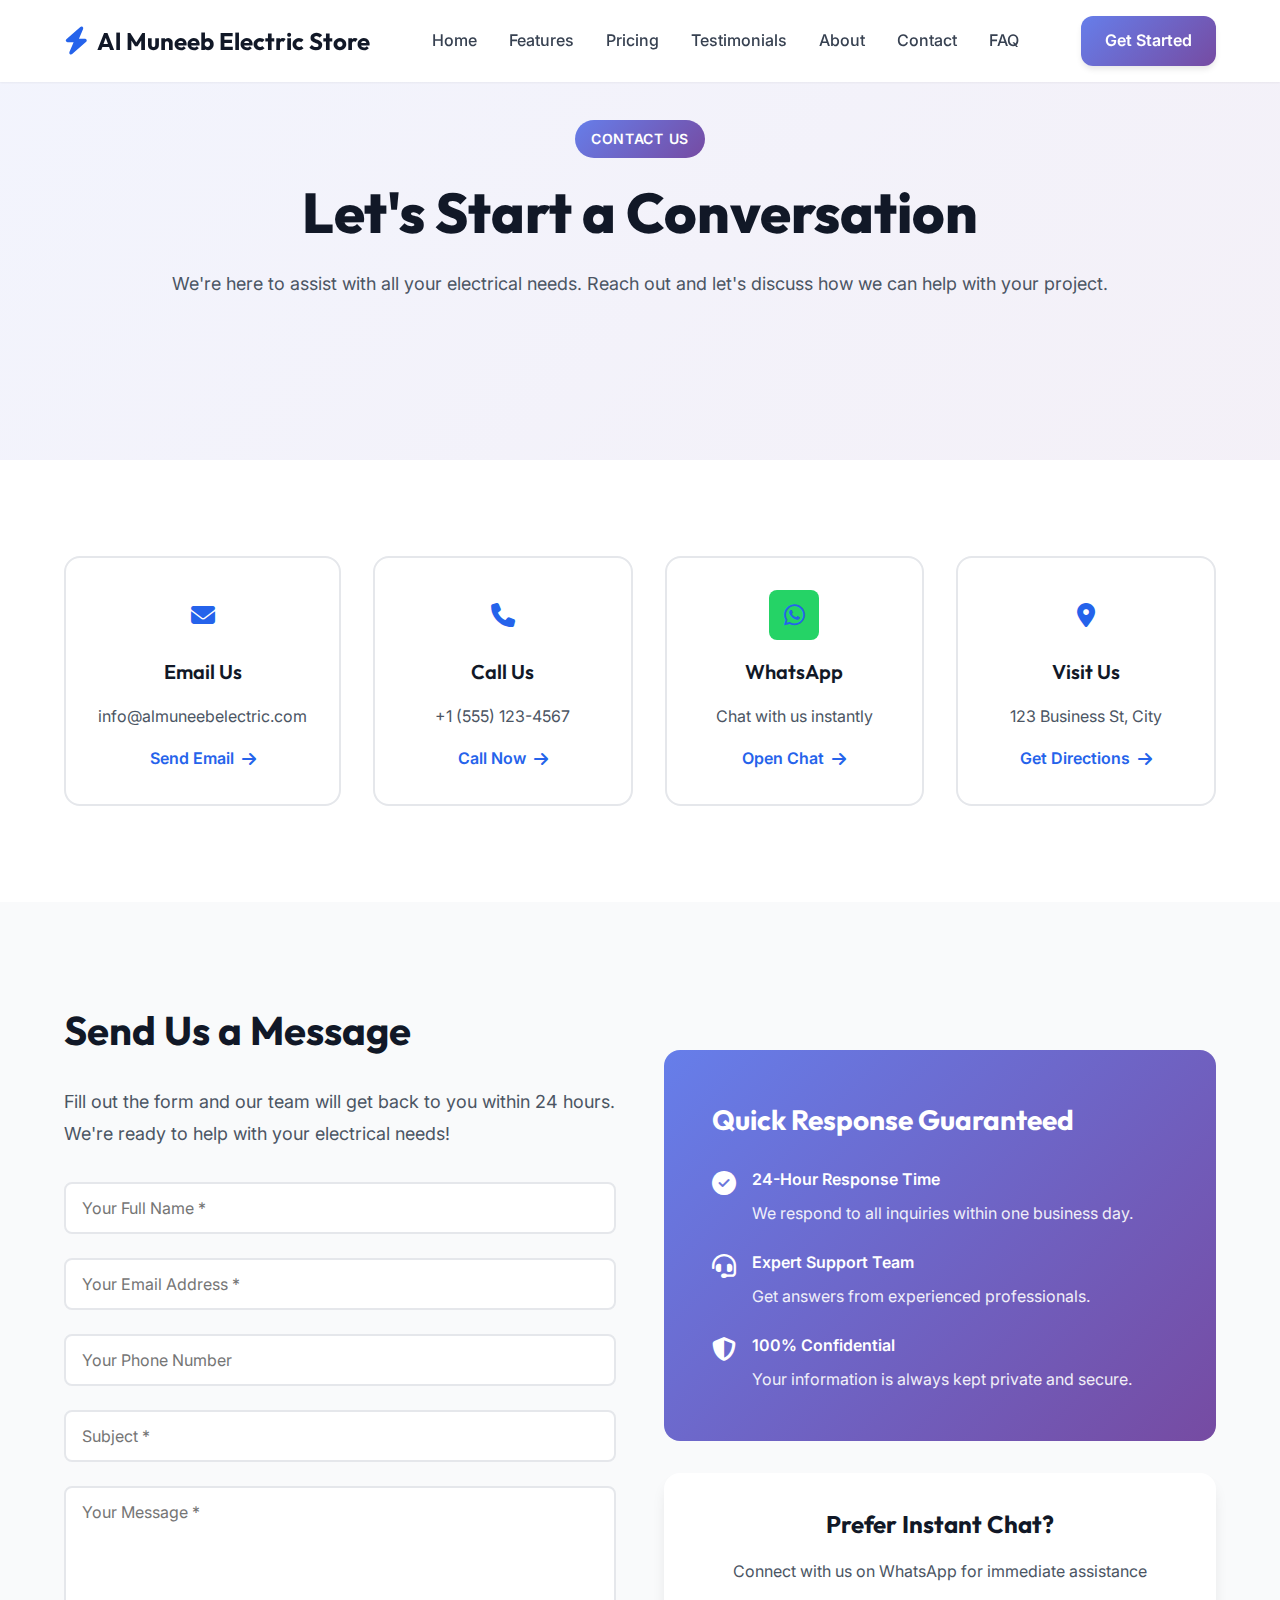
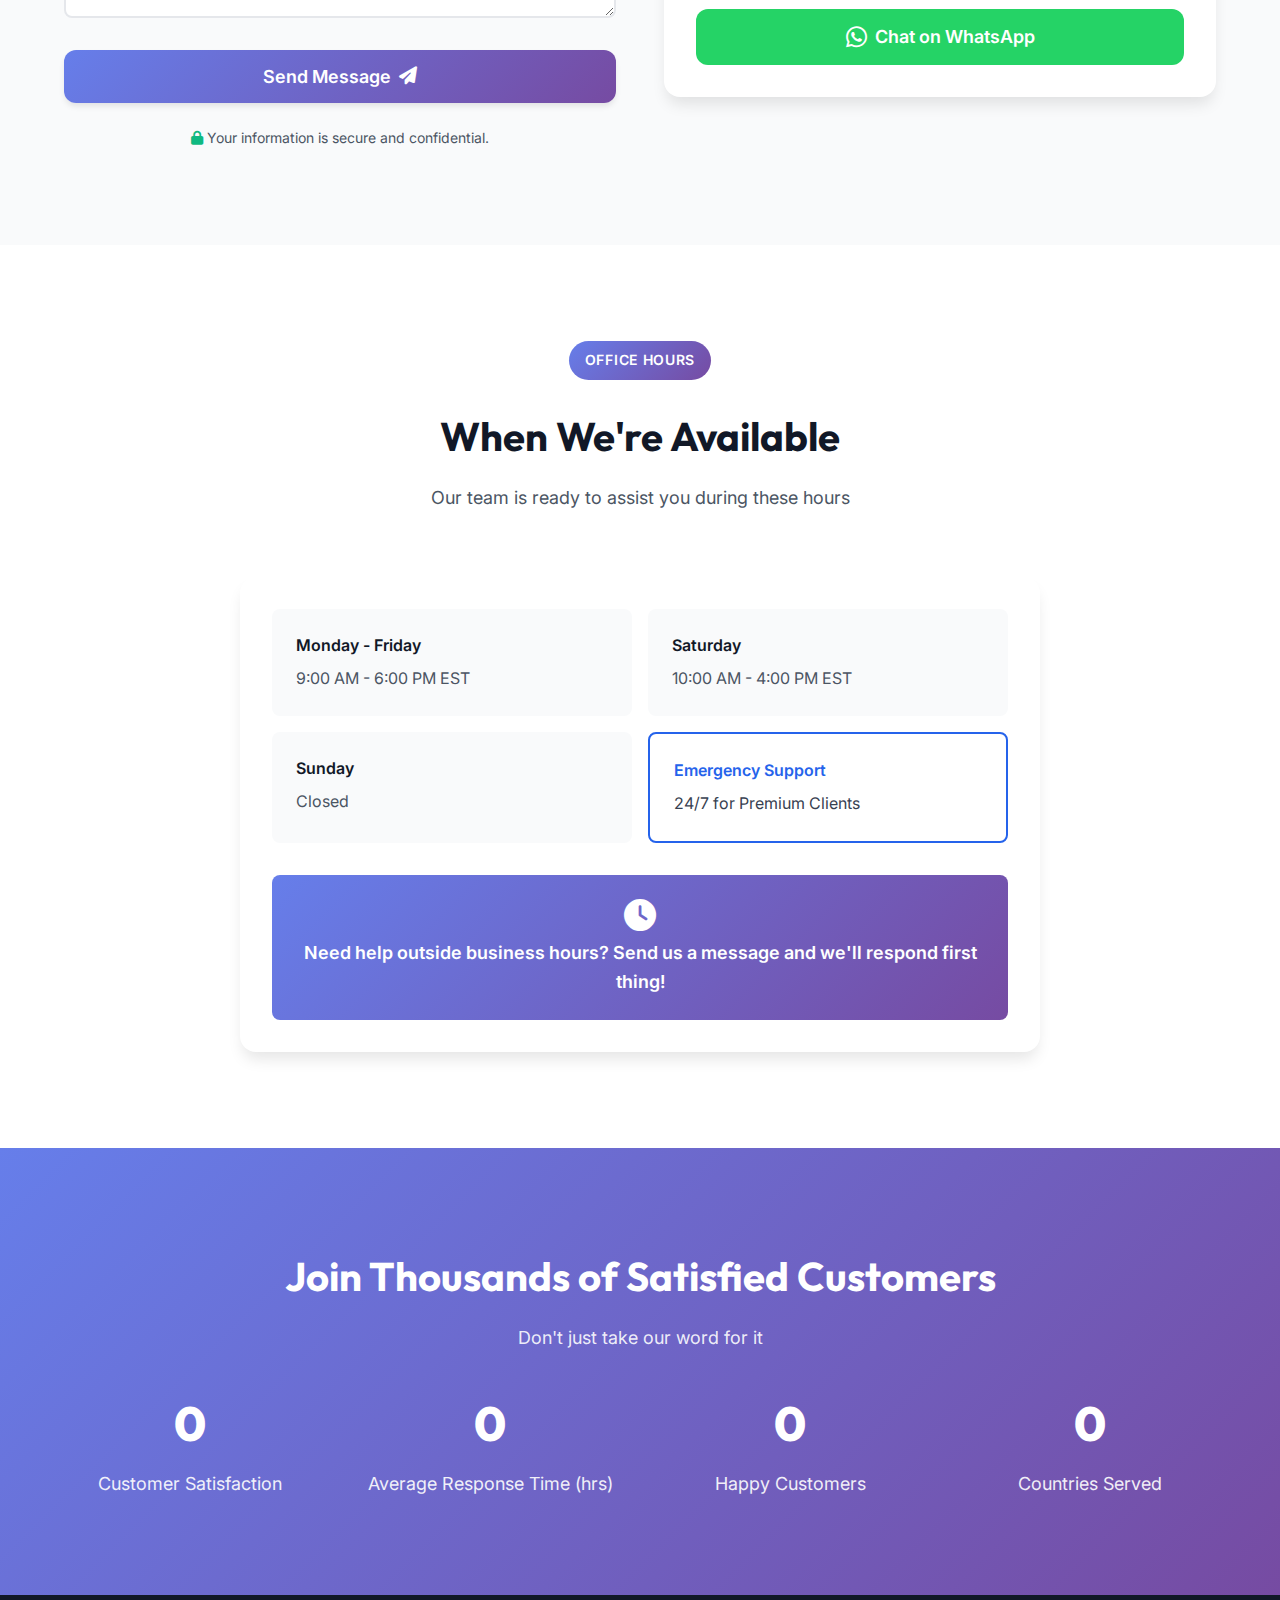
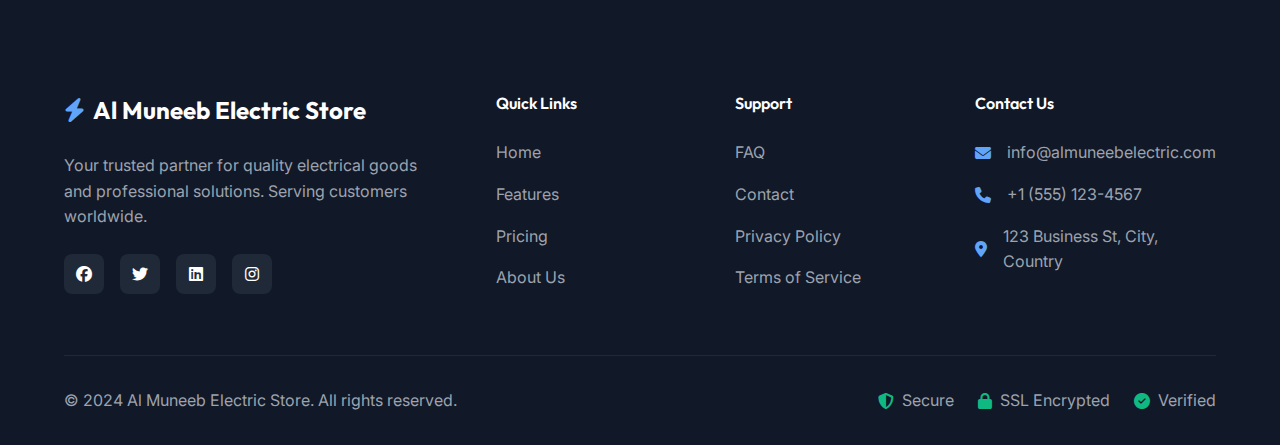
<file: contact.html>
<!DOCTYPE html>
<html lang="en">

<head>
    <meta charset="UTF-8">
    <meta name="viewport" content="width=device-width, initial-scale=1.0">
    <meta name="description"
        content="Get in touch with Al Muneeb Electric Store. We're here to help with all your electrical product needs. Contact us via form, email, phone, or WhatsApp.">
    <title>Contact Us - Get in Touch | Al Muneeb Electric Store</title>
    <link rel="preconnect" href="https://fonts.googleapis.com">
    <link rel="preconnect" href="https://fonts.gstatic.com" crossorigin>
    <link
        href="https://fonts.googleapis.com/css2?family=Inter:wght@300;400;500;600;700;800&family=Outfit:wght@400;500;600;700;800&display=swap"
        rel="stylesheet">
    <link rel="stylesheet" href="https://cdnjs.cloudflare.com/ajax/libs/font-awesome/6.4.0/css/all.min.css">
    <link rel="stylesheet" href="styles.css">
</head>

<body>
    <nav class="navbar" id="navbar">
        <div class="container nav-container">
            <div class="logo"><i class="fas fa-bolt"></i><span>Al Muneeb Electric Store</span></div>
            <ul class="nav-menu" id="nav-menu">
                <li><a href="index.html" class="nav-link">Home</a></li>
                <li><a href="index.html#features" class="nav-link">Features</a></li>
                <li><a href="index.html#pricing" class="nav-link">Pricing</a></li>
                <li><a href="index.html#testimonials" class="nav-link">Testimonials</a></li>
                <li><a href="about.html" class="nav-link">About</a></li>
                <li><a href="contact.html" class="nav-link">Contact</a></li>
                <li><a href="faq.html" class="nav-link">FAQ</a></li>
            </ul>
            <div class="nav-cta"><a href="index.html#pricing" class="btn btn-primary">Get Started</a></div>
            <div class="hamburger" id="hamburger"><span></span><span></span><span></span></div>
        </div>
    </nav>

    <section class="hero" style="min-height: 50vh; padding-top: 120px;">
        <div class="hero-background"></div>
        <div class="container">
            <div class="section-header center">
                <span class="section-tag">Contact Us</span>
                <h1 class="hero-title">Let's Start a Conversation</h1>
                <p class="hero-subtitle">We're here to assist with all your electrical needs. Reach out and let's
                    discuss how we can
                    help with your project.</p>
            </div>
        </div>
    </section>

    <section class="features">
        <div class="container">
            <div class="features-grid" style="grid-template-columns: repeat(4, 1fr);">
                <div class="feature-card" style="text-align: center;">
                    <div class="feature-icon" style="margin: 0 auto 1rem;"><i class="fas fa-envelope"></i></div>
                    <h3>Email Us</h3>
                    <p style="margin-bottom: 1rem;">info@almuneebelectric.com</p>
                    <a href="mailto:info@almuneebelectric.com" class="feature-link">Send Email <i
                            class="fas fa-arrow-right"></i></a>
                </div>
                <div class="feature-card" style="text-align: center;">
                    <div class="feature-icon" style="margin: 0 auto 1rem;"><i class="fas fa-phone"></i></div>
                    <h3>Call Us</h3>
                    <p style="margin-bottom: 1rem;">+1 (555) 123-4567</p>
                    <a href="tel:+15551234567" class="feature-link">Call Now <i class="fas fa-arrow-right"></i></a>
                </div>
                <div class="feature-card" style="text-align: center;">
                    <div class="feature-icon" style="margin: 0 auto 1rem; background: #25D366;"><i
                            class="fab fa-whatsapp"></i></div>
                    <h3>WhatsApp</h3>
                    <p style="margin-bottom: 1rem;">Chat with us instantly</p>
                    <a href="#"
                        onclick="openWhatsApp('Hi, I would like to know more about your services'); return false;"
                        class="feature-link">Open Chat <i class="fas fa-arrow-right"></i></a>
                </div>
                <div class="feature-card" style="text-align: center;">
                    <div class="feature-icon" style="margin: 0 auto 1rem;"><i class="fas fa-map-marker-alt"></i></div>
                    <h3>Visit Us</h3>
                    <p style="margin-bottom: 1rem;">123 Business St, City</p>
                    <a href="#" class="feature-link">Get Directions <i class="fas fa-arrow-right"></i></a>
                </div>
            </div>
        </div>
    </section>

    <section class="value-proposition">
        <div class="container">
            <div class="lead-capture-content" style="grid-template-columns: 1fr 1fr; gap: 3rem;">
                <div>
                    <h2
                        style="font-family: var(--font-display); font-size: 2.5rem; font-weight: 700; color: var(--gray-900); margin-bottom: 1.5rem;">
                        Send Us a Message</h2>
                    <p style="font-size: 1.125rem; line-height: 1.8; color: var(--gray-600); margin-bottom: 2rem;">Fill
                        out the form and our team will get back to you within 24 hours. We're ready to help with your
                        electrical needs!
                    </p>

                    <form id="contact-form" onsubmit="handleContactSubmit(event)">
                        <div class="form-group">
                            <input type="text" id="contact-name" name="name" placeholder="Your Full Name *" required>
                        </div>
                        <div class="form-group">
                            <input type="email" id="contact-email" name="email" placeholder="Your Email Address *"
                                required>
                        </div>
                        <div class="form-group">
                            <input type="tel" id="contact-phone" name="phone" placeholder="Your Phone Number">
                        </div>
                        <div class="form-group">
                            <input type="text" id="contact-subject" name="subject" placeholder="Subject *" required>
                        </div>
                        <div class="form-group">
                            <textarea id="contact-message" name="message" placeholder="Your Message *" rows="5" required
                                style="width: 100%; padding: 0.875rem 1rem; border: 2px solid var(--gray-200); border-radius: var(--radius-md); font-family: var(--font-primary); font-size: 1rem; resize: vertical;"></textarea>
                        </div>
                        <button type="submit" class="btn btn-primary btn-block btn-lg">
                            <span>Send Message</span>
                            <i class="fas fa-paper-plane"></i>
                        </button>
                        <p class="form-disclaimer">
                            <i class="fas fa-lock"></i> Your information is secure and confidential.
                        </p>
                    </form>
                </div>

                <div>
                    <div
                        style="background: var(--gradient-primary); padding: 3rem; border-radius: var(--radius-xl); color: white; margin-bottom: 2rem;">
                        <h3
                            style="font-family: var(--font-display); font-size: 1.75rem; font-weight: 700; margin-bottom: 1.5rem;">
                            Quick Response Guaranteed</h3>
                        <div style="display: flex; align-items: start; gap: 1rem; margin-bottom: 1.5rem;">
                            <i class="fas fa-check-circle" style="font-size: 1.5rem; margin-top: 0.25rem;"></i>
                            <div>
                                <h4 style="font-weight: 600; margin-bottom: 0.5rem;">24-Hour Response Time</h4>
                                <p style="opacity: 0.9;">We respond to all inquiries within one business day.</p>
                            </div>
                        </div>
                        <div style="display: flex; align-items: start; gap: 1rem; margin-bottom: 1.5rem;">
                            <i class="fas fa-headset" style="font-size: 1.5rem; margin-top: 0.25rem;"></i>
                            <div>
                                <h4 style="font-weight: 600; margin-bottom: 0.5rem;">Expert Support Team</h4>
                                <p style="opacity: 0.9;">Get answers from experienced professionals.</p>
                            </div>
                        </div>
                        <div style="display: flex; align-items: start; gap: 1rem;">
                            <i class="fas fa-shield-alt" style="font-size: 1.5rem; margin-top: 0.25rem;"></i>
                            <div>
                                <h4 style="font-weight: 600; margin-bottom: 0.5rem;">100% Confidential</h4>
                                <p style="opacity: 0.9;">Your information is always kept private and secure.</p>
                            </div>
                        </div>
                    </div>

                    <div
                        style="background: white; padding: 2rem; border-radius: var(--radius-xl); box-shadow: var(--shadow-lg); text-align: center;">
                        <h3
                            style="font-family: var(--font-display); font-size: 1.5rem; font-weight: 700; color: var(--gray-900); margin-bottom: 1rem;">
                            Prefer Instant Chat?</h3>
                        <p style="color: var(--gray-600); margin-bottom: 1.5rem;">Connect with us on WhatsApp for
                            immediate assistance</p>
                        <button onclick="openWhatsApp('Hi, I need help with your services')"
                            class="btn btn-lg btn-block" style="background: #25D366; color: white;">
                            <i class="fab fa-whatsapp" style="font-size: 1.5rem;"></i>
                            <span>Chat on WhatsApp</span>
                        </button>
                    </div>
                </div>
            </div>
        </div>
    </section>

    <section class="features">
        <div class="container">
            <div class="section-header center">
                <span class="section-tag">Office Hours</span>
                <h2>When We're Available</h2>
                <p>Our team is ready to assist you during these hours</p>
            </div>
            <div
                style="max-width: 800px; margin: 0 auto; background: white; padding: 2rem; border-radius: var(--radius-xl); box-shadow: var(--shadow-lg);">
                <div style="display: grid; grid-template-columns: 1fr 1fr; gap: 1rem; margin-bottom: 2rem;">
                    <div style="padding: 1.5rem; background: var(--gray-50); border-radius: var(--radius-md);">
                        <h4 style="font-weight: 600; color: var(--gray-900); margin-bottom: 0.5rem;">Monday - Friday
                        </h4>
                        <p style="color: var(--gray-600);">9:00 AM - 6:00 PM EST</p>
                    </div>
                    <div style="padding: 1.5rem; background: var(--gray-50); border-radius: var(--radius-md);">
                        <h4 style="font-weight: 600; color: var(--gray-900); margin-bottom: 0.5rem;">Saturday</h4>
                        <p style="color: var(--gray-600);">10:00 AM - 4:00 PM EST</p>
                    </div>
                    <div style="padding: 1.5rem; background: var(--gray-50); border-radius: var(--radius-md);">
                        <h4 style="font-weight: 600; color: var(--gray-900); margin-bottom: 0.5rem;">Sunday</h4>
                        <p style="color: var(--gray-600);">Closed</p>
                    </div>
                    <div
                        style="padding: 1.5rem; background: var(--primary-50); border-radius: var(--radius-md); border: 2px solid var(--primary-600);">
                        <h4 style="font-weight: 600; color: var(--primary-600); margin-bottom: 0.5rem;">Emergency
                            Support</h4>
                        <p style="color: var(--gray-700);">24/7 for Premium Clients</p>
                    </div>
                </div>
                <div
                    style="text-align: center; padding: 1.5rem; background: var(--gradient-primary); border-radius: var(--radius-md); color: white;">
                    <i class="fas fa-clock" style="font-size: 2rem; margin-bottom: 0.5rem;"></i>
                    <p style="font-size: 1.125rem; font-weight: 600;">Need help outside business hours? Send us a
                        message and we'll respond first thing!</p>
                </div>
            </div>
        </div>
    </section>

    <section class="social-proof">
        <div class="container">
            <div class="section-header center" style="margin-bottom: 2rem;">
                <h2 style="color: white; font-size: 2.5rem; margin-bottom: 1rem;">Join Thousands of Satisfied Customers
                </h2>
                <p style="color: rgba(255,255,255,0.9); font-size: 1.125rem;">Don't just take our word for it</p>
            </div>
            <div class="stats-grid">
                <div class="stat-card">
                    <div class="stat-number" data-target="98">0</div>
                    <div class="stat-label">Customer Satisfaction</div>
                </div>
                <div class="stat-card">
                    <div class="stat-number" data-target="24">0</div>
                    <div class="stat-label">Average Response Time (hrs)</div>
                </div>
                <div class="stat-card">
                    <div class="stat-number" data-target="10000">0</div>
                    <div class="stat-label">Happy Customers</div>
                </div>
                <div class="stat-card">
                    <div class="stat-number" data-target="50">0</div>
                    <div class="stat-label">Countries Served</div>
                </div>
            </div>
        </div>
    </section>

    <footer class="footer">
        <div class="container">
            <div class="footer-grid">
                <div class="footer-column">
                    <div class="footer-logo"><i class="fas fa-bolt"></i><span>Al Muneeb Electric Store</span></div>
                    <p>Your trusted partner for quality electrical goods and professional solutions. Serving customers
                        worldwide.</p>
                    <div class="social-links">
                        <a href="#" aria-label="Facebook"><i class="fab fa-facebook"></i></a>
                        <a href="#" aria-label="Twitter"><i class="fab fa-twitter"></i></a>
                        <a href="#" aria-label="LinkedIn"><i class="fab fa-linkedin"></i></a>
                        <a href="#" aria-label="Instagram"><i class="fab fa-instagram"></i></a>
                    </div>
                </div>
                <div class="footer-column">
                    <h4>Quick Links</h4>
                    <ul>
                        <li><a href="index.html">Home</a></li>
                        <li><a href="index.html#features">Features</a></li>
                        <li><a href="index.html#pricing">Pricing</a></li>
                        <li><a href="about.html">About Us</a></li>
                    </ul>
                </div>
                <div class="footer-column">
                    <h4>Support</h4>
                    <ul>
                        <li><a href="faq.html">FAQ</a></li>
                        <li><a href="contact.html">Contact</a></li>
                        <li><a href="#">Privacy Policy</a></li>
                        <li><a href="#">Terms of Service</a></li>
                    </ul>
                </div>
                <div class="footer-column">
                    <h4>Contact Us</h4>
                    <ul class="contact-info">
                        <li><i class="fas fa-envelope"></i> info@almuneebelectric.com</li>
                        <li><i class="fas fa-phone"></i> +1 (555) 123-4567</li>
                        <li><i class="fas fa-map-marker-alt"></i> 123 Business St, City, Country</li>
                    </ul>
                </div>
            </div>
            <div class="footer-bottom">
                <p>&copy; 2024 Al Muneeb Electric Store. All rights reserved.</p>
                <div class="footer-badges"><span><i class="fas fa-shield-alt"></i> Secure</span><span><i
                            class="fas fa-lock"></i> SSL Encrypted</span><span><i class="fas fa-check-circle"></i>
                        Verified</span></div>
            </div>
        </div>
    </footer>

    <div class="modal" id="success-modal">
        <div class="modal-content">
            <div class="modal-icon success"><i class="fas fa-check-circle"></i></div>
            <h3>Success!</h3>
            <p id="modal-message">Thank you for your message. We'll be in touch soon!</p>
            <button class="btn btn-primary" onclick="closeModal()">Close</button>
        </div>
    </div>

    <script src="script.js"></script>
    <script>
        async function handleContactSubmit(event) {
            event.preventDefault();
            const form = event.target;
            const submitButton = form.querySelector('button[type="submit"]');
            const originalButtonText = submitButton.innerHTML;

            submitButton.disabled = true;
            submitButton.innerHTML = '<i class="fas fa-spinner fa-spin"></i> Sending...';

            const formData = {
                name: document.getElementById('contact-name').value,
                email: document.getElementById('contact-email').value,
                phone: document.getElementById('contact-phone').value,
                subject: document.getElementById('contact-subject').value,
                message: document.getElementById('contact-message').value,
                timestamp: new Date().toISOString(),
                source: 'Contact Form',
                page: window.location.href
            };

            try {
                const response = await fetch(CONFIG.LEAD_WEBHOOK, {
                    method: 'POST',
                    headers: { 'Content-Type': 'application/json' },
                    body: JSON.stringify(formData)
                });

                if (response.ok) {
                    showSuccessModal('Thank you for contacting us! We\'ll respond within 24 hours.');
                    form.reset();
                } else {
                    throw new Error('Submission failed');
                }
            } catch (error) {
                console.error('Error:', error);
                const contacts = JSON.parse(localStorage.getItem('contacts') || '[]');
                contacts.push(formData);
                localStorage.setItem('contacts', JSON.stringify(contacts));
                showSuccessModal('Thank you! Your message has been received. We\'ll get back to you soon.');
                form.reset();
            } finally {
                submitButton.disabled = false;
                submitButton.innerHTML = originalButtonText;
            }
        }

        window.handleContactSubmit = handleContactSubmit;
    </script>
</body>

</html>
</file>
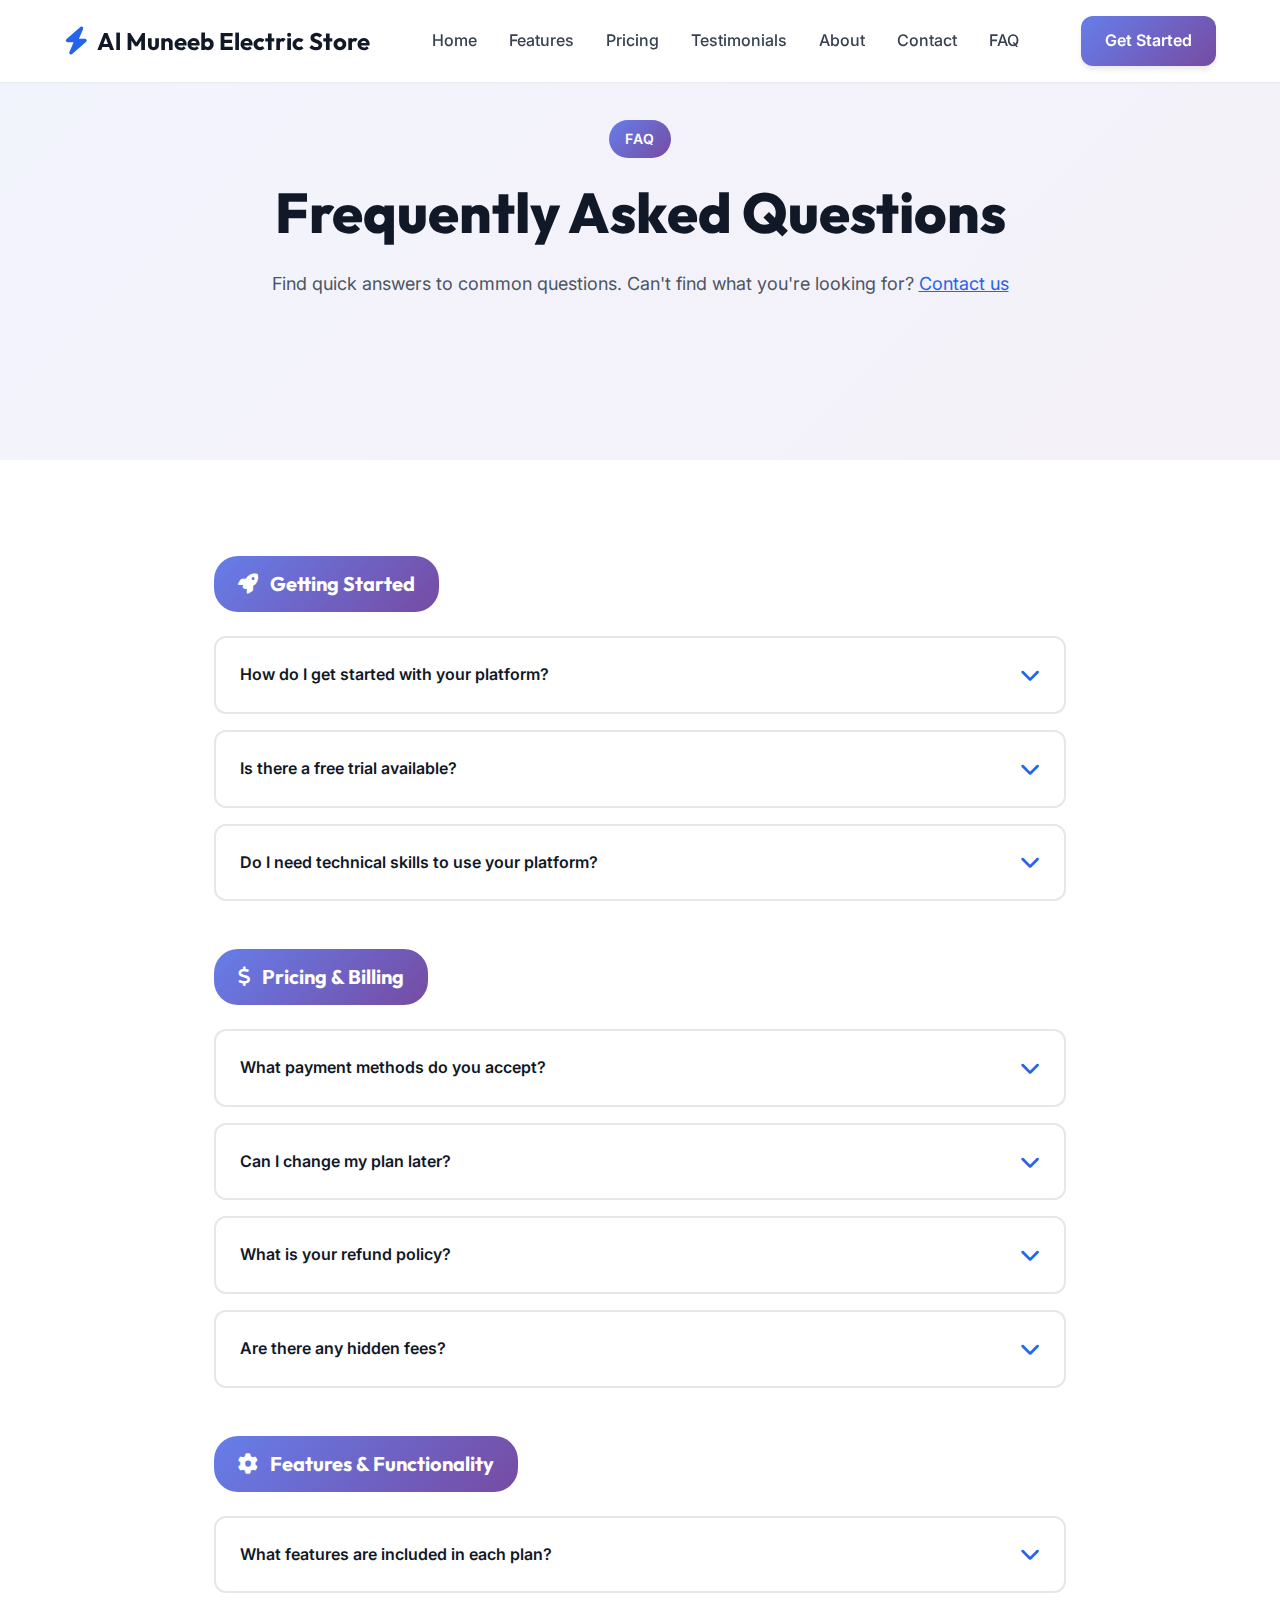
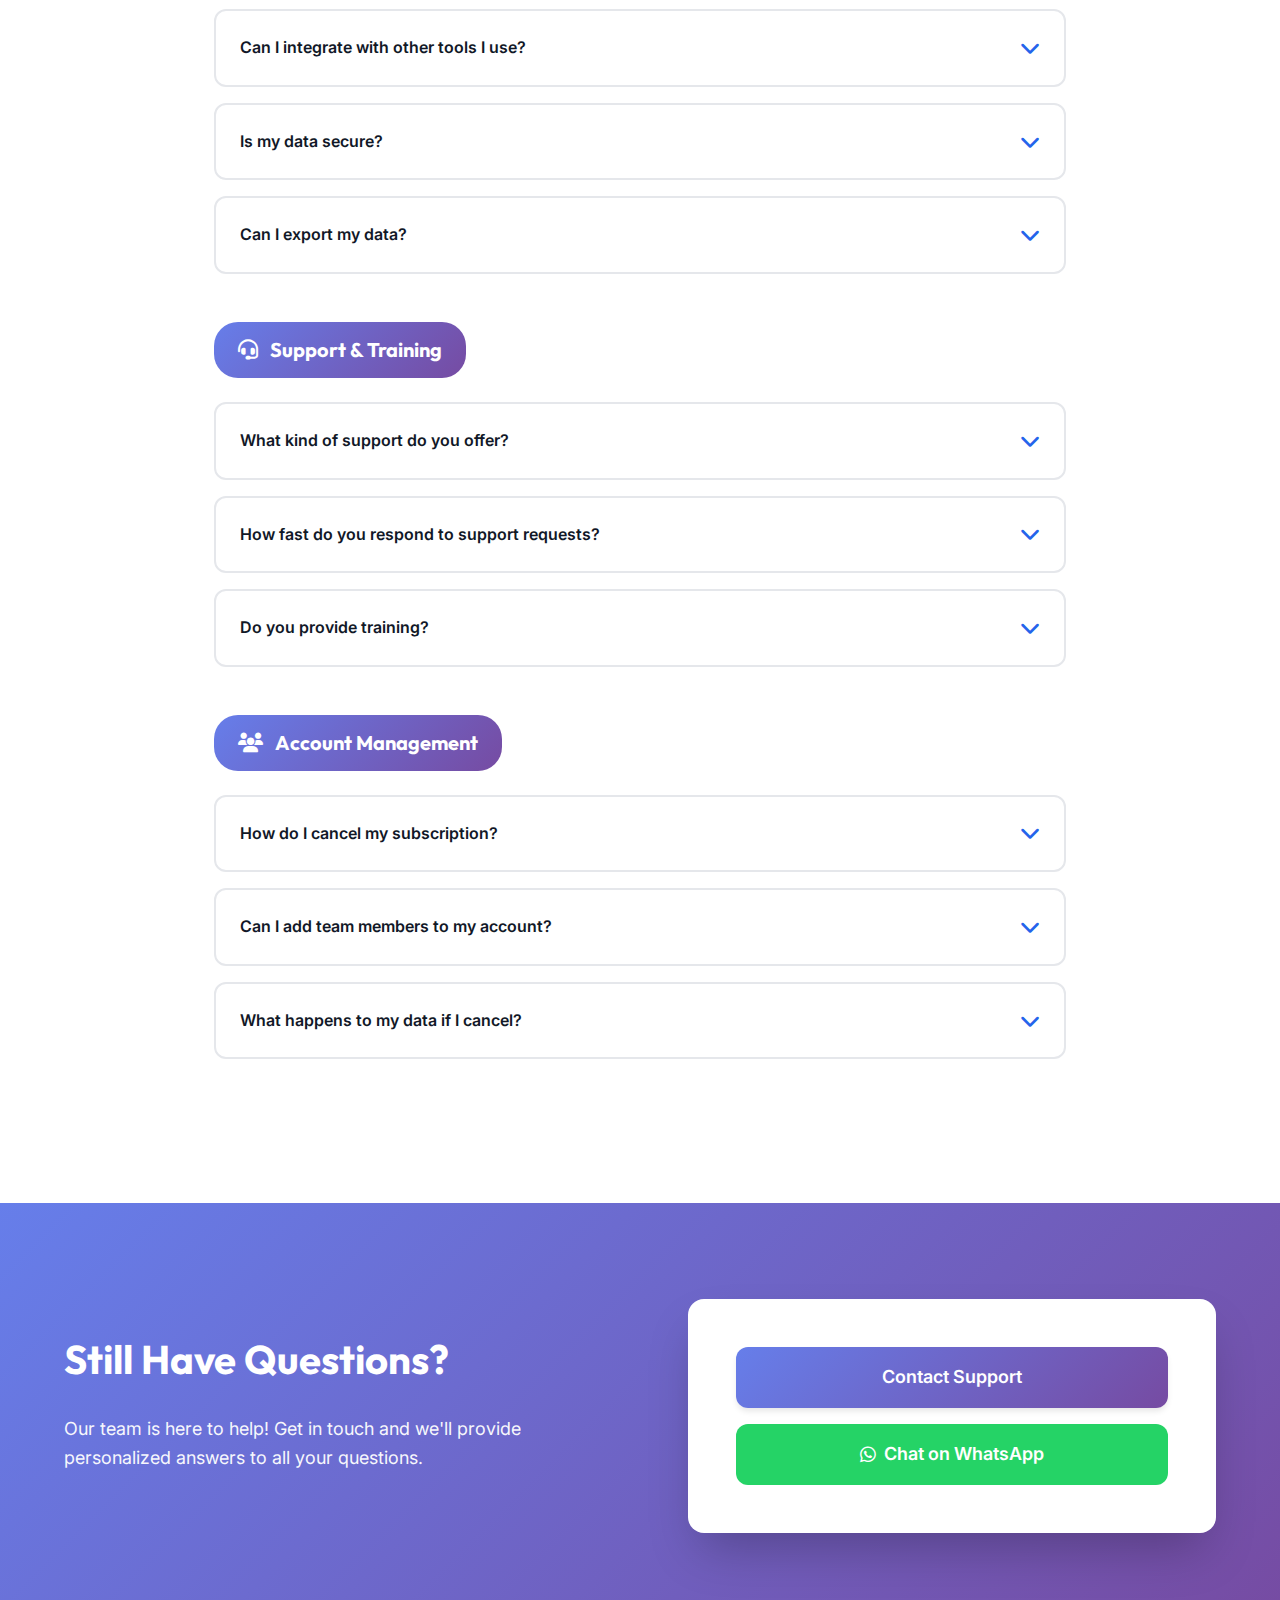
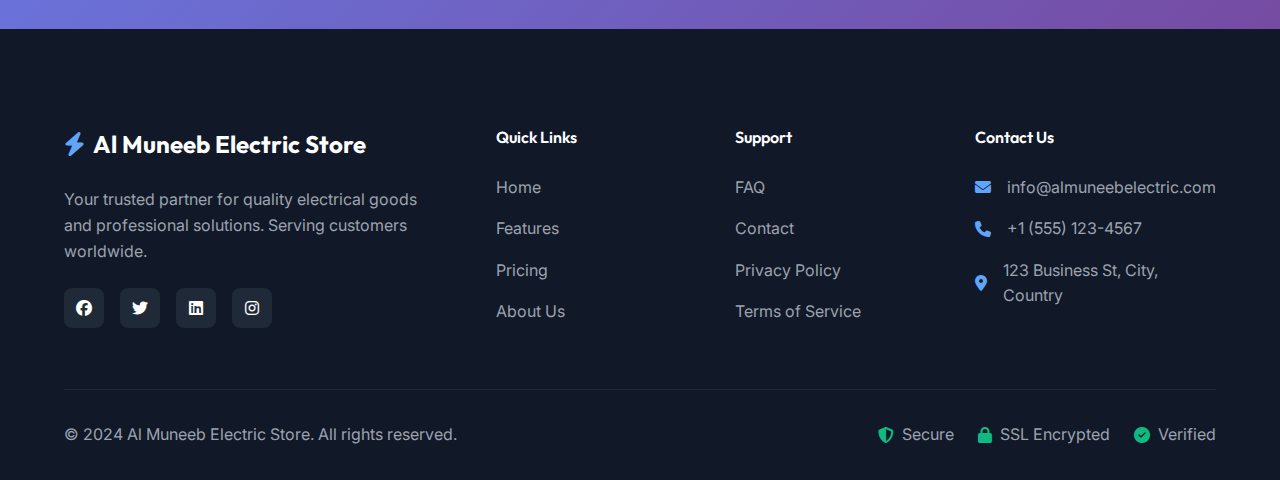
<file: faq.html>
<!DOCTYPE html>
<html lang="en">

<head>
    <meta charset="UTF-8">
    <meta name="viewport" content="width=device-width, initial-scale=1.0">
    <meta name="description"
        content="Find answers to frequently asked questions about Al Muneeb Electric Store - our products, services, delivery, support, and more.">
    <title>FAQ - Frequently Asked Questions | Al Muneeb Electric Store</title>
    <link rel="preconnect" href="https://fonts.googleapis.com">
    <link rel="preconnect" href="https://fonts.gstatic.com" crossorigin>
    <link
        href="https://fonts.googleapis.com/css2?family=Inter:wght@300;400;500;600;700;800&family=Outfit:wght@400;500;600;700;800&display=swap"
        rel="stylesheet">
    <link rel="stylesheet" href="https://cdnjs.cloudflare.com/ajax/libs/font-awesome/6.4.0/css/all.min.css">
    <link rel="stylesheet" href="styles.css">
    <style>
        .faq-item {
            background: white;
            border: 2px solid var(--gray-200);
            border-radius: var(--radius-lg);
            margin-bottom: 1rem;
            overflow: hidden;
            transition: all var(--transition-base);
        }

        .faq-item:hover {
            border-color: var(--primary-600);
        }

        .faq-question {
            padding: 1.5rem;
            cursor: pointer;
            display: flex;
            justify-content: space-between;
            align-items: center;
            font-weight: 600;
            color: var(--gray-900);
            user-select: none;
        }

        .faq-question:hover {
            color: var(--primary-600);
        }

        .faq-icon {
            font-size: 1.25rem;
            color: var(--primary-600);
            transition: transform var(--transition-base);
        }

        .faq-item.active .faq-icon {
            transform: rotate(180deg);
        }

        .faq-answer {
            max-height: 0;
            overflow: hidden;
            transition: max-height var(--transition-base);
        }

        .faq-item.active .faq-answer {
            max-height: 500px;
        }

        .faq-answer-content {
            padding: 0 1.5rem 1.5rem;
            color: var(--gray-600);
            line-height: 1.8;
        }

        .faq-category {
            margin-bottom: 3rem;
        }

        .faq-category-title {
            display: inline-flex;
            align-items: center;
            gap: 0.75rem;
            padding: 0.75rem 1.5rem;
            background: var(--gradient-primary);
            color: white;
            border-radius: var(--radius-2xl);
            font-family: var(--font-display);
            font-size: 1.25rem;
            font-weight: 700;
            margin-bottom: 1.5rem;
        }
    </style>
</head>

<body>
    <nav class="navbar" id="navbar">
        <div class="container nav-container">
            <div class="logo"><i class="fas fa-bolt"></i><span>Al Muneeb Electric Store</span></div>
            <ul class="nav-menu" id="nav-menu">
                <li><a href="index.html" class="nav-link">Home</a></li>
                <li><a href="index.html#features" class="nav-link">Features</a></li>
                <li><a href="index.html#pricing" class="nav-link">Pricing</a></li>
                <li><a href="index.html#testimonials" class="nav-link">Testimonials</a></li>
                <li><a href="about.html" class="nav-link">About</a></li>
                <li><a href="contact.html" class="nav-link">Contact</a></li>
                <li><a href="faq.html" class="nav-link">FAQ</a></li>
            </ul>
            <div class="nav-cta"><a href="index.html#pricing" class="btn btn-primary">Get Started</a></div>
            <div class="hamburger" id="hamburger"><span></span><span></span><span></span></div>
        </div>
    </nav>

    <section class="hero" style="min-height: 50vh; padding-top: 120px;">
        <div class="hero-background"></div>
        <div class="container">
            <div class="section-header center">
                <span class="section-tag">FAQ</span>
                <h1 class="hero-title">Frequently Asked Questions</h1>
                <p class="hero-subtitle">Find quick answers to common questions. Can't find what you're looking for? <a
                        href="contact.html" style="color: var(--primary-600); text-decoration: underline;">Contact
                        us</a></p>
            </div>
        </div>
    </section>

    <section class="features">
        <div class="container" style="max-width: 900px;">
            <div class="faq-category">
                <h2 class="faq-category-title"><i class="fas fa-rocket"></i> Getting Started</h2>

                <div class="faq-item">
                    <div class="faq-question" onclick="toggleFAQ(this)">
                        <span>How do I get started with your platform?</span>
                        <i class="fas fa-chevron-down faq-icon"></i>
                    </div>
                    <div class="faq-answer">
                        <div class="faq-answer-content">
                            Getting started is easy! Simply choose a plan that fits your needs, complete the
                            registration process, and you'll receive instant access to your dashboard. Our onboarding
                            wizard will guide you through the initial setup in just a few minutes. No technical
                            expertise required!
                        </div>
                    </div>
                </div>

                <div class="faq-item">
                    <div class="faq-question" onclick="toggleFAQ(this)">
                        <span>Is there a free trial available?</span>
                        <i class="fas fa-chevron-down faq-icon"></i>
                    </div>
                    <div class="faq-answer">
                        <div class="faq-answer-content">
                            Yes! We offer a 14-day free trial with full access to all features. No credit card required.
                            You can explore the platform, test all functionalities, and see if it's the right fit for
                            your business before making any commitment.
                        </div>
                    </div>
                </div>

                <div class="faq-item">
                    <div class="faq-question" onclick="toggleFAQ(this)">
                        <span>Do I need technical skills to use your platform?</span>
                        <i class="fas fa-chevron-down faq-icon"></i>
                    </div>
                    <div class="faq-answer">
                        <div class="faq-answer-content">
                            Not at all! Our platform is designed to be user-friendly and intuitive. We've built it with
                            non-technical users in mind. Plus, we provide comprehensive tutorials, documentation, and
                            24/7 support to help you every step of the way.
                        </div>
                    </div>
                </div>
            </div>

            <div class="faq-category">
                <h2 class="faq-category-title"><i class="fas fa-dollar-sign"></i> Pricing & Billing</h2>

                <div class="faq-item">
                    <div class="faq-question" onclick="toggleFAQ(this)">
                        <span>What payment methods do you accept?</span>
                        <i class="fas fa-chevron-down faq-icon"></i>
                    </div>
                    <div class="faq-answer">
                        <div class="faq-answer-content">
                            We accept all major credit cards (Visa, MasterCard, American Express), PayPal, and bank
                            transfers for annual plans. All transactions are processed securely through industry-leading
                            payment gateways with SSL encryption.
                        </div>
                    </div>
                </div>

                <div class="faq-item">
                    <div class="faq-question" onclick="toggleFAQ(this)">
                        <span>Can I change my plan later?</span>
                        <i class="fas fa-chevron-down faq-icon"></i>
                    </div>
                    <div class="faq-answer">
                        <div class="faq-answer-content">
                            Absolutely! You can upgrade or downgrade your plan at any time. When upgrading, you'll get
                            immediate access to new features. When downgrading, changes take effect at the end of your
                            current billing cycle. We'll prorate any differences.
                        </div>
                    </div>
                </div>

                <div class="faq-item">
                    <div class="faq-question" onclick="toggleFAQ(this)">
                        <span>What is your refund policy?</span>
                        <i class="fas fa-chevron-down faq-icon"></i>
                    </div>
                    <div class="faq-answer">
                        <div class="faq-answer-content">
                            We offer a 30-day money-back guarantee. If you're not completely satisfied with our service
                            within the first 30 days, simply contact our support team and we'll process a full refund—no
                            questions asked. Your satisfaction is our priority.
                        </div>
                    </div>
                </div>

                <div class="faq-item">
                    <div class="faq-question" onclick="toggleFAQ(this)">
                        <span>Are there any hidden fees?</span>
                        <i class="fas fa-chevron-down faq-icon"></i>
                    </div>
                    <div class="faq-answer">
                        <div class="faq-answer-content">
                            No hidden fees, ever. The price you see is the price you pay. All features listed in your
                            plan are included. We believe in transparent pricing and will never surprise you with
                            unexpected charges.
                        </div>
                    </div>
                </div>
            </div>

            <div class="faq-category">
                <h2 class="faq-category-title"><i class="fas fa-cog"></i> Features & Functionality</h2>

                <div class="faq-item">
                    <div class="faq-question" onclick="toggleFAQ(this)">
                        <span>What features are included in each plan?</span>
                        <i class="fas fa-chevron-down faq-icon"></i>
                    </div>
                    <div class="faq-answer">
                        <div class="faq-answer-content">
                            Each plan includes different features tailored to your needs. The Starter plan covers
                            essential features for small businesses, Professional adds advanced analytics and priority
                            support, and Enterprise includes everything plus custom development and dedicated support.
                            Check our <a href="index.html#pricing" style="color: var(--primary-600);">pricing page</a>
                            for detailed comparisons.
                        </div>
                    </div>
                </div>

                <div class="faq-item">
                    <div class="faq-question" onclick="toggleFAQ(this)">
                        <span>Can I integrate with other tools I use?</span>
                        <i class="fas fa-chevron-down faq-icon"></i>
                    </div>
                    <div class="faq-answer">
                        <div class="faq-answer-content">
                            Yes! We offer integrations with hundreds of popular tools including CRM systems, email
                            marketing platforms, accounting software, and more. We also provide a robust API for custom
                            integrations. Our team can help you set up any integration you need.
                        </div>
                    </div>
                </div>

                <div class="faq-item">
                    <div class="faq-question" onclick="toggleFAQ(this)">
                        <span>Is my data secure?</span>
                        <i class="fas fa-chevron-down faq-icon"></i>
                    </div>
                    <div class="faq-answer">
                        <div class="faq-answer-content">
                            Security is our top priority. We use bank-level 256-bit SSL encryption, regular security
                            audits, automated backups, and comply with GDPR and other data protection regulations. Your
                            data is stored in secure, redundant data centers with 24/7 monitoring.
                        </div>
                    </div>
                </div>

                <div class="faq-item">
                    <div class="faq-question" onclick="toggleFAQ(this)">
                        <span>Can I export my data?</span>
                        <i class="fas fa-chevron-down faq-icon"></i>
                    </div>
                    <div class="faq-answer">
                        <div class="faq-answer-content">
                            Absolutely! You own your data. You can export all your data at any time in standard formats
                            (CSV, JSON, PDF). There are no restrictions or fees for data export. We believe in data
                            portability and will never hold your information hostage.
                        </div>
                    </div>
                </div>
            </div>

            <div class="faq-category">
                <h2 class="faq-category-title"><i class="fas fa-headset"></i> Support & Training</h2>

                <div class="faq-item">
                    <div class="faq-question" onclick="toggleFAQ(this)">
                        <span>What kind of support do you offer?</span>
                        <i class="fas fa-chevron-down faq-icon"></i>
                    </div>
                    <div class="faq-answer">
                        <div class="faq-answer-content">
                            We offer multiple support channels: email support for all plans, priority 24/7 support for
                            Professional plans, and dedicated account managers for Enterprise clients. We also provide
                            extensive documentation, video tutorials, and a community forum.
                        </div>
                    </div>
                </div>

                <div class="faq-item">
                    <div class="faq-question" onclick="toggleFAQ(this)">
                        <span>How fast do you respond to support requests?</span>
                        <i class="fas fa-chevron-down faq-icon"></i>
                    </div>
                    <div class="faq-answer">
                        <div class="faq-answer-content">
                            Our average response time is under 2 hours for all support requests. Professional and
                            Enterprise clients receive priority support with response times under 1 hour. Critical
                            issues are addressed immediately, often within minutes.
                        </div>
                    </div>
                </div>

                <div class="faq-item">
                    <div class="faq-question" onclick="toggleFAQ(this)">
                        <span>Do you provide training?</span>
                        <i class="fas fa-chevron-down faq-icon"></i>
                    </div>
                    <div class="faq-answer">
                        <div class="faq-answer-content">
                            Yes! We offer free onboarding sessions for all new customers, comprehensive video tutorials,
                            detailed documentation, and regular webinars. Enterprise clients receive personalized
                            training sessions and ongoing education for their teams.
                        </div>
                    </div>
                </div>
            </div>

            <div class="faq-category">
                <h2 class="faq-category-title"><i class="fas fa-users"></i> Account Management</h2>

                <div class="faq-item">
                    <div class="faq-question" onclick="toggleFAQ(this)">
                        <span>How do I cancel my subscription?</span>
                        <i class="fas fa-chevron-down faq-icon"></i>
                    </div>
                    <div class="faq-answer">
                        <div class="faq-answer-content">
                            You can cancel your subscription at any time from your account settings. No lengthy
                            processes or phone calls required. Your access will continue until the end of your current
                            billing period. We'd love to hear your feedback to help us improve!
                        </div>
                    </div>
                </div>

                <div class="faq-item">
                    <div class="faq-question" onclick="toggleFAQ(this)">
                        <span>Can I add team members to my account?</span>
                        <i class="fas fa-chevron-down faq-icon"></i>
                    </div>
                    <div class="faq-answer">
                        <div class="faq-answer-content">
                            Yes! All plans support multiple users. You can add team members, assign roles and
                            permissions, and collaborate seamlessly. The number of users varies by plan—check our
                            pricing page for specific limits or contact us for custom team sizes.
                        </div>
                    </div>
                </div>

                <div class="faq-item">
                    <div class="faq-question" onclick="toggleFAQ(this)">
                        <span>What happens to my data if I cancel?</span>
                        <i class="fas fa-chevron-down faq-icon"></i>
                    </div>
                    <div class="faq-answer">
                        <div class="faq-answer-content">
                            After cancellation, you have 30 days to export all your data. We'll send you reminders
                            before any data deletion. After 30 days, your data is permanently deleted from our servers
                            for security and privacy reasons. You can reactivate anytime within those 30 days.
                        </div>
                    </div>
                </div>
            </div>
        </div>
    </section>

    <section class="lead-capture">
        <div class="container">
            <div class="lead-capture-content">
                <div class="lead-capture-text">
                    <h2>Still Have Questions?</h2>
                    <p>Our team is here to help! Get in touch and we'll provide personalized answers to all your
                        questions.</p>
                </div>
                <div class="lead-capture-form">
                    <a href="contact.html" class="btn btn-primary btn-lg btn-block">Contact Support</a>
                    <a href="#" onclick="openWhatsApp('Hi, I have a question about your services'); return false;"
                        class="btn btn-secondary btn-lg btn-block"
                        style="margin-top: 1rem; background: #25D366; color: white; border: none;">
                        <i class="fab fa-whatsapp"></i>
                        <span>Chat on WhatsApp</span>
                    </a>
                </div>
            </div>
        </div>
    </section>

    <footer class="footer">
        <div class="container">
            <div class="footer-grid">
                <div class="footer-column">
                    <div class="footer-logo"><i class="fas fa-bolt"></i><span>Al Muneeb Electric Store</span></div>
                    <p>Your trusted partner for quality electrical goods and professional solutions. Serving customers
                        worldwide.</p>
                    <div class="social-links">
                        <a href="#" aria-label="Facebook"><i class="fab fa-facebook"></i></a>
                        <a href="#" aria-label="Twitter"><i class="fab fa-twitter"></i></a>
                        <a href="#" aria-label="LinkedIn"><i class="fab fa-linkedin"></i></a>
                        <a href="#" aria-label="Instagram"><i class="fab fa-instagram"></i></a>
                    </div>
                </div>
                <div class="footer-column">
                    <h4>Quick Links</h4>
                    <ul>
                        <li><a href="index.html">Home</a></li>
                        <li><a href="index.html#features">Features</a></li>
                        <li><a href="index.html#pricing">Pricing</a></li>
                        <li><a href="about.html">About Us</a></li>
                    </ul>
                </div>
                <div class="footer-column">
                    <h4>Support</h4>
                    <ul>
                        <li><a href="faq.html">FAQ</a></li>
                        <li><a href="contact.html">Contact</a></li>
                        <li><a href="#">Privacy Policy</a></li>
                        <li><a href="#">Terms of Service</a></li>
                    </ul>
                </div>
                <div class="footer-column">
                    <h4>Contact Us</h4>
                    <ul class="contact-info">
                        <li><i class="fas fa-envelope"></i> info@almuneebelectric.com</li>
                        <li><i class="fas fa-phone"></i> +1 (555) 123-4567</li>
                        <li><i class="fas fa-map-marker-alt"></i> 123 Business St, City, Country</li>
                    </ul>
                </div>
            </div>
            <div class="footer-bottom">
                <p>&copy; 2024 Al Muneeb Electric Store. All rights reserved.</p>
                <div class="footer-badges"><span><i class="fas fa-shield-alt"></i> Secure</span><span><i
                            class="fas fa-lock"></i> SSL Encrypted</span><span><i class="fas fa-check-circle"></i>
                        Verified</span></div>
            </div>
        </div>
    </footer>

    <script src="script.js"></script>
    <script>
        function toggleFAQ(element) {
            const faqItem = element.parentElement;
            const wasActive = faqItem.classList.contains('active');

            // Close all FAQ items
            document.querySelectorAll('.faq-item').forEach(item => {
                item.classList.remove('active');
            });

            // Open clicked item if it wasn't active
            if (!wasActive) {
                faqItem.classList.add('active');
            }
        }
    </script>
</body>

</html>
</file>
<file: styles.css>
/* ===== RESET & BASE STYLES ===== */
* {
    margin: 0;
    padding: 0;
    box-sizing: border-box;
}

:root {
    /* Primary Colors */
    --primary-600: #2563eb;
    --primary-700: #1d4ed8;
    --primary-500: #3b82f6;
    --primary-400: #60a5fa;
    
    /* Neutral Colors */
    --gray-900: #111827;
    --gray-800: #1f2937;
    --gray-700: #374151;
    --gray-600: #4b5563;
    --gray-500: #6b7280;
    --gray-400: #9ca3af;
    --gray-300: #d1d5db;
    --gray-200: #e5e7eb;
    --gray-100: #f3f4f6;
    --gray-50: #f9fafb;
    
    /* Semantic Colors */
    --success: #10b981;
    --warning: #f59e0b;
    --error: #ef4444;
    
    /* Gradients */
    --gradient-primary: linear-gradient(135deg, #667eea 0%, #764ba2 100%);
    --gradient-secondary: linear-gradient(135deg, #f093fb 0%, #f5576c 100%);
    --gradient-accent: linear-gradient(135deg, #4facfe 0%, #00f2fe 100%);
    
    /* Spacing */
    --spacing-xs: 0.5rem;
    --spacing-sm: 1rem;
    --spacing-md: 1.5rem;
    --spacing-lg: 2rem;
    --spacing-xl: 3rem;
    --spacing-2xl: 4rem;
    --spacing-3xl: 6rem;
    
    /* Typography */
    --font-primary: 'Inter', -apple-system, BlinkMacSystemFont, 'Segoe UI', sans-serif;
    --font-display: 'Outfit', -apple-system, BlinkMacSystemFont, 'Segoe UI', sans-serif;
    
    /* Shadows */
    --shadow-sm: 0 1px 2px 0 rgba(0, 0, 0, 0.05);
    --shadow-md: 0 4px 6px -1px rgba(0, 0, 0, 0.1);
    --shadow-lg: 0 10px 15px -3px rgba(0, 0, 0, 0.1);
    --shadow-xl: 0 20px 25px -5px rgba(0, 0, 0, 0.1);
    --shadow-2xl: 0 25px 50px -12px rgba(0, 0, 0, 0.25);
    
    /* Border Radius */
    --radius-sm: 0.375rem;
    --radius-md: 0.5rem;
    --radius-lg: 0.75rem;
    --radius-xl: 1rem;
    --radius-2xl: 1.5rem;
    
    /* Transitions */
    --transition-fast: 150ms cubic-bezier(0.4, 0, 0.2, 1);
    --transition-base: 300ms cubic-bezier(0.4, 0, 0.2, 1);
    --transition-slow: 500ms cubic-bezier(0.4, 0, 0.2, 1);
}

html {
    scroll-behavior: smooth;
}

body {
    font-family: var(--font-primary);
    font-size: 16px;
    line-height: 1.6;
    color: var(--gray-700);
    background-color: #ffffff;
    overflow-x: hidden;
}

.container {
    max-width: 1200px;
    margin: 0 auto;
    padding: 0 var(--spacing-md);
}

/* ===== NAVIGATION ===== */
.navbar {
    position: fixed;
    top: 0;
    left: 0;
    right: 0;
    background: rgba(255, 255, 255, 0.95);
    backdrop-filter: blur(10px);
    box-shadow: var(--shadow-sm);
    z-index: 1000;
    transition: all var(--transition-base);
}

.nav-container {
    display: flex;
    align-items: center;
    justify-content: space-between;
    padding: var(--spacing-sm) var(--spacing-md);
}

.logo {
    display: flex;
    align-items: center;
    gap: var(--spacing-xs);
    font-family: var(--font-display);
    font-size: 1.5rem;
    font-weight: 700;
    color: var(--gray-900);
}

.logo i {
    color: var(--primary-600);
    font-size: 1.75rem;
}

.nav-menu {
    display: flex;
    list-style: none;
    gap: var(--spacing-lg);
}

.nav-link {
    text-decoration: none;
    color: var(--gray-700);
    font-weight: 500;
    transition: color var(--transition-fast);
    position: relative;
}

.nav-link::after {
    content: '';
    position: absolute;
    bottom: -4px;
    left: 0;
    width: 0;
    height: 2px;
    background: var(--gradient-primary);
    transition: width var(--transition-base);
}

.nav-link:hover {
    color: var(--primary-600);
}

.nav-link:hover::after {
    width: 100%;
}

.hamburger {
    display: none;
    flex-direction: column;
    gap: 4px;
    cursor: pointer;
}

.hamburger span {
    width: 25px;
    height: 3px;
    background: var(--gray-900);
    border-radius: 2px;
    transition: all var(--transition-base);
}

/* ===== BUTTONS ===== */
.btn {
    display: inline-flex;
    align-items: center;
    gap: var(--spacing-xs);
    padding: 0.75rem 1.5rem;
    font-family: var(--font-primary);
    font-size: 1rem;
    font-weight: 600;
    text-decoration: none;
    border: none;
    border-radius: var(--radius-lg);
    cursor: pointer;
    transition: all var(--transition-base);
    white-space: nowrap;
}

.btn-primary {
    background: var(--gradient-primary);
    color: white;
    box-shadow: var(--shadow-md);
}

.btn-primary:hover {
    transform: translateY(-2px);
    box-shadow: var(--shadow-xl);
}

.btn-secondary {
    background: white;
    color: var(--primary-600);
    border: 2px solid var(--primary-600);
}

.btn-secondary:hover {
    background: var(--primary-50);
    transform: translateY(-2px);
}

.btn-outline {
    background: transparent;
    color: var(--primary-600);
    border: 2px solid var(--primary-600);
}

.btn-outline:hover {
    background: var(--primary-600);
    color: white;
}

.btn-lg {
    padding: 1rem 2rem;
    font-size: 1.125rem;
}

.btn-block {
    width: 100%;
    justify-content: center;
}

/* ===== HERO SECTION ===== */
.hero {
    position: relative;
    min-height: 100vh;
    display: flex;
    align-items: center;
    padding: var(--spacing-3xl) 0;
    overflow: hidden;
}

.hero-background {
    position: absolute;
    top: 0;
    left: 0;
    right: 0;
    bottom: 0;
    background: linear-gradient(135deg, #667eea15 0%, #764ba215 100%);
    z-index: -1;
}

.hero-container {
    display: grid;
    grid-template-columns: 1fr 1fr;
    gap: var(--spacing-3xl);
    align-items: center;
}

.hero-badge {
    display: inline-flex;
    align-items: center;
    gap: var(--spacing-xs);
    padding: 0.5rem 1rem;
    background: white;
    border-radius: var(--radius-2xl);
    box-shadow: var(--shadow-md);
    font-size: 0.875rem;
    font-weight: 500;
    color: var(--gray-700);
    margin-bottom: var(--spacing-md);
}

.hero-badge i {
    color: #fbbf24;
}

.hero-title {
    font-family: var(--font-display);
    font-size: 3.5rem;
    font-weight: 800;
    line-height: 1.1;
    color: var(--gray-900);
    margin-bottom: var(--spacing-md);
}

.gradient-text {
    background: var(--gradient-primary);
    -webkit-background-clip: text;
    -webkit-text-fill-color: transparent;
    background-clip: text;
}

.hero-subtitle {
    font-size: 1.25rem;
    color: var(--gray-600);
    margin-bottom: var(--spacing-xl);
    line-height: 1.8;
}

.hero-cta {
    display: flex;
    gap: var(--spacing-md);
    margin-bottom: var(--spacing-xl);
}

.hero-trust {
    margin-top: var(--spacing-lg);
}

.trust-badges {
    display: flex;
    gap: var(--spacing-md);
    flex-wrap: wrap;
}

.trust-badge {
    display: flex;
    align-items: center;
    gap: var(--spacing-xs);
    font-size: 0.875rem;
    color: var(--gray-600);
}

.trust-badge i {
    color: var(--success);
}

.hero-image {
    position: relative;
}

.hero-card {
    position: relative;
    border-radius: var(--radius-2xl);
    overflow: hidden;
    box-shadow: var(--shadow-2xl);
}

.hero-card img {
    width: 100%;
    height: auto;
    display: block;
}

.card-glow {
    position: absolute;
    top: -50%;
    left: -50%;
    width: 200%;
    height: 200%;
    background: var(--gradient-accent);
    opacity: 0.1;
    filter: blur(60px);
    animation: glow 8s ease-in-out infinite;
}

@keyframes glow {
    0%, 100% { transform: translate(0, 0); }
    50% { transform: translate(20px, 20px); }
}

.floating {
    animation: float 6s ease-in-out infinite;
}

@keyframes float {
    0%, 100% { transform: translateY(0); }
    50% { transform: translateY(-20px); }
}

.scroll-indicator {
    position: absolute;
    bottom: 2rem;
    left: 50%;
    transform: translateX(-50%);
    animation: bounce 2s infinite;
}

.scroll-indicator i {
    font-size: 2rem;
    color: var(--primary-600);
}

@keyframes bounce {
    0%, 100% { transform: translateX(-50%) translateY(0); }
    50% { transform: translateX(-50%) translateY(10px); }
}

/* ===== SECTION STYLES ===== */
section {
    padding: var(--spacing-3xl) 0;
}

.section-header {
    margin-bottom: var(--spacing-2xl);
}

.section-header.center {
    text-align: center;
}

.section-tag {
    display: inline-block;
    padding: 0.5rem 1rem;
    background: var(--gradient-primary);
    color: white;
    font-size: 0.875rem;
    font-weight: 600;
    text-transform: uppercase;
    letter-spacing: 0.05em;
    border-radius: var(--radius-2xl);
    margin-bottom: var(--spacing-md);
}

.section-header h2 {
    font-family: var(--font-display);
    font-size: 2.5rem;
    font-weight: 700;
    color: var(--gray-900);
    margin-bottom: var(--spacing-sm);
}

.section-header p {
    font-size: 1.125rem;
    color: var(--gray-600);
}

/* ===== VALUE PROPOSITION ===== */
.value-proposition {
    background: var(--gray-50);
}

.value-grid {
    display: grid;
    grid-template-columns: repeat(3, 1fr);
    gap: var(--spacing-xl);
}

.value-card {
    background: white;
    padding: var(--spacing-xl);
    border-radius: var(--radius-xl);
    box-shadow: var(--shadow-md);
    transition: all var(--transition-base);
}

.value-card:hover {
    transform: translateY(-8px);
    box-shadow: var(--shadow-2xl);
}

.value-icon {
    width: 60px;
    height: 60px;
    display: flex;
    align-items: center;
    justify-content: center;
    background: var(--gradient-primary);
    border-radius: var(--radius-lg);
    margin-bottom: var(--spacing-md);
}

.value-icon i {
    font-size: 1.75rem;
    color: white;
}

.value-card h3 {
    font-family: var(--font-display);
    font-size: 1.5rem;
    font-weight: 600;
    color: var(--gray-900);
    margin-bottom: var(--spacing-sm);
}

.value-card p {
    color: var(--gray-600);
    line-height: 1.7;
}

/* ===== FEATURES ===== */
.features-grid {
    display: grid;
    grid-template-columns: repeat(3, 1fr);
    gap: var(--spacing-lg);
}

.feature-card {
    padding: var(--spacing-lg);
    background: white;
    border: 2px solid var(--gray-200);
    border-radius: var(--radius-xl);
    transition: all var(--transition-base);
}

.feature-card:hover {
    border-color: var(--primary-600);
    box-shadow: var(--shadow-xl);
    transform: translateY(-4px);
}

.feature-icon {
    width: 50px;
    height: 50px;
    display: flex;
    align-items: center;
    justify-content: center;
    background: var(--primary-50);
    border-radius: var(--radius-md);
    margin-bottom: var(--spacing-md);
}

.feature-icon i {
    font-size: 1.5rem;
    color: var(--primary-600);
}

.feature-card h3 {
    font-family: var(--font-display);
    font-size: 1.25rem;
    font-weight: 600;
    color: var(--gray-900);
    margin-bottom: var(--spacing-sm);
}

.feature-card p {
    color: var(--gray-600);
    margin-bottom: var(--spacing-md);
}

.feature-link {
    display: inline-flex;
    align-items: center;
    gap: var(--spacing-xs);
    color: var(--primary-600);
    font-weight: 600;
    text-decoration: none;
    transition: gap var(--transition-base);
}

.feature-link:hover {
    gap: var(--spacing-sm);
}

/* ===== SOCIAL PROOF ===== */
.social-proof {
    background: var(--gradient-primary);
    color: white;
}

.stats-grid {
    display: grid;
    grid-template-columns: repeat(4, 1fr);
    gap: var(--spacing-xl);
}

.stat-card {
    text-align: center;
}

.stat-number {
    font-family: var(--font-display);
    font-size: 3rem;
    font-weight: 800;
    margin-bottom: var(--spacing-xs);
}

.stat-label {
    font-size: 1.125rem;
    opacity: 0.9;
}

/* ===== TESTIMONIALS ===== */
.testimonials {
    background: var(--gray-50);
}

.testimonials-grid {
    display: grid;
    grid-template-columns: repeat(3, 1fr);
    gap: var(--spacing-lg);
}

.testimonial-card {
    background: white;
    padding: var(--spacing-xl);
    border-radius: var(--radius-xl);
    box-shadow: var(--shadow-md);
    transition: all var(--transition-base);
}

.testimonial-card:hover {
    transform: translateY(-4px);
    box-shadow: var(--shadow-xl);
}

.testimonial-rating {
    display: flex;
    gap: 4px;
    margin-bottom: var(--spacing-md);
}

.testimonial-rating i {
    color: #fbbf24;
}

.testimonial-text {
    font-size: 1.125rem;
    line-height: 1.8;
    color: var(--gray-700);
    margin-bottom: var(--spacing-lg);
    font-style: italic;
}

.testimonial-author {
    display: flex;
    align-items: center;
    gap: var(--spacing-md);
}

.author-image {
    width: 50px;
    height: 50px;
    border-radius: 50%;
    object-fit: cover;
}

.author-info h4 {
    font-weight: 600;
    color: var(--gray-900);
    margin-bottom: 2px;
}

.author-info p {
    font-size: 0.875rem;
    color: var(--gray-500);
}

/* ===== PRICING ===== */
.pricing-grid {
    display: grid;
    grid-template-columns: repeat(3, 1fr);
    gap: var(--spacing-lg);
    margin-bottom: var(--spacing-xl);
}

.pricing-card {
    position: relative;
    background: white;
    border: 2px solid var(--gray-200);
    border-radius: var(--radius-xl);
    padding: var(--spacing-xl);
    transition: all var(--transition-base);
}

.pricing-card:hover {
    transform: translateY(-8px);
    box-shadow: var(--shadow-2xl);
}

.pricing-card.featured {
    border-color: var(--primary-600);
    box-shadow: var(--shadow-xl);
}

.popular-badge {
    position: absolute;
    top: -12px;
    left: 50%;
    transform: translateX(-50%);
    background: var(--gradient-primary);
    color: white;
    padding: 0.5rem 1.5rem;
    border-radius: var(--radius-2xl);
    font-size: 0.875rem;
    font-weight: 600;
}

.pricing-header {
    text-align: center;
    margin-bottom: var(--spacing-lg);
}

.pricing-header h3 {
    font-family: var(--font-display);
    font-size: 1.75rem;
    font-weight: 700;
    color: var(--gray-900);
    margin-bottom: var(--spacing-xs);
}

.pricing-header p {
    color: var(--gray-600);
}

.pricing-price {
    text-align: center;
    margin-bottom: var(--spacing-lg);
}

.pricing-price .currency {
    font-size: 1.5rem;
    font-weight: 600;
    color: var(--gray-700);
    vertical-align: top;
}

.pricing-price .amount {
    font-family: var(--font-display);
    font-size: 3.5rem;
    font-weight: 800;
    color: var(--gray-900);
}

.pricing-price .period {
    font-size: 1.125rem;
    color: var(--gray-600);
}

.pricing-features {
    list-style: none;
    margin-bottom: var(--spacing-lg);
}

.pricing-features li {
    display: flex;
    align-items: center;
    gap: var(--spacing-sm);
    padding: var(--spacing-sm) 0;
    color: var(--gray-700);
}

.pricing-features i {
    color: var(--success);
}

.pricing-guarantee {
    text-align: center;
    padding: var(--spacing-lg);
    background: var(--gray-50);
    border-radius: var(--radius-xl);
    display: flex;
    align-items: center;
    justify-content: center;
    gap: var(--spacing-md);
}

.pricing-guarantee i {
    font-size: 2rem;
    color: var(--success);
}

/* ===== LEAD CAPTURE ===== */
.lead-capture {
    background: var(--gradient-primary);
    color: white;
}

.lead-capture-content {
    display: grid;
    grid-template-columns: 1fr 1fr;
    gap: var(--spacing-3xl);
    align-items: center;
}

.lead-capture-text h2 {
    font-family: var(--font-display);
    font-size: 2.5rem;
    font-weight: 700;
    margin-bottom: var(--spacing-md);
}

.lead-capture-text p {
    font-size: 1.125rem;
    opacity: 0.95;
    margin-bottom: var(--spacing-lg);
}

.urgency-message {
    display: flex;
    align-items: center;
    gap: var(--spacing-sm);
    padding: var(--spacing-md);
    background: rgba(255, 255, 255, 0.2);
    border-radius: var(--radius-lg);
    backdrop-filter: blur(10px);
}

.urgency-message i {
    font-size: 1.5rem;
}

.lead-capture-form {
    background: white;
    padding: var(--spacing-xl);
    border-radius: var(--radius-xl);
    box-shadow: var(--shadow-2xl);
}

.form-group {
    margin-bottom: var(--spacing-md);
}

.form-group input,
.form-group textarea {
    width: 100%;
    padding: 0.875rem 1rem;
    border: 2px solid var(--gray-200);
    border-radius: var(--radius-md);
    font-family: var(--font-primary);
    font-size: 1rem;
    transition: all var(--transition-base);
}

.form-group input:focus,
.form-group textarea:focus {
    outline: none;
    border-color: var(--primary-600);
    box-shadow: 0 0 0 3px rgba(37, 99, 235, 0.1);
}

.form-disclaimer {
    text-align: center;
    font-size: 0.875rem;
    color: var(--gray-600);
    margin-top: var(--spacing-md);
}

.form-disclaimer i {
    color: var(--success);
}

/* ===== NEWSLETTER ===== */
.newsletter {
    background: var(--gray-50);
}

.newsletter-content {
    display: flex;
    align-items: center;
    gap: var(--spacing-xl);
    padding: var(--spacing-xl);
    background: white;
    border-radius: var(--radius-xl);
    box-shadow: var(--shadow-lg);
}

.newsletter-icon {
    width: 80px;
    height: 80px;
    display: flex;
    align-items: center;
    justify-content: center;
    background: var(--gradient-primary);
    border-radius: var(--radius-xl);
    flex-shrink: 0;
}

.newsletter-icon i {
    font-size: 2.5rem;
    color: white;
}

.newsletter-text {
    flex: 1;
}

.newsletter-text h3 {
    font-family: var(--font-display);
    font-size: 1.5rem;
    font-weight: 600;
    color: var(--gray-900);
    margin-bottom: var(--spacing-xs);
}

.newsletter-text p {
    color: var(--gray-600);
}

.newsletter-form {
    display: flex;
    gap: var(--spacing-sm);
    min-width: 400px;
}

.newsletter-form input {
    flex: 1;
    padding: 0.875rem 1rem;
    border: 2px solid var(--gray-200);
    border-radius: var(--radius-md);
    font-family: var(--font-primary);
    font-size: 1rem;
}

.newsletter-form input:focus {
    outline: none;
    border-color: var(--primary-600);
}

/* ===== FOOTER ===== */
.footer {
    background: var(--gray-900);
    color: white;
    padding: var(--spacing-3xl) 0 var(--spacing-lg);
}

.footer-grid {
    display: grid;
    grid-template-columns: 2fr 1fr 1fr 1fr;
    gap: var(--spacing-xl);
    margin-bottom: var(--spacing-xl);
}

.footer-logo {
    display: flex;
    align-items: center;
    gap: var(--spacing-xs);
    font-family: var(--font-display);
    font-size: 1.5rem;
    font-weight: 700;
    margin-bottom: var(--spacing-md);
}

.footer-logo i {
    color: var(--primary-400);
}

.footer-column p {
    color: var(--gray-400);
    margin-bottom: var(--spacing-md);
}

.footer-column h4 {
    font-family: var(--font-display);
    font-weight: 600;
    margin-bottom: var(--spacing-md);
}

.footer-column ul {
    list-style: none;
}

.footer-column ul li {
    margin-bottom: var(--spacing-sm);
}

.footer-column ul li a {
    color: var(--gray-400);
    text-decoration: none;
    transition: color var(--transition-fast);
}

.footer-column ul li a:hover {
    color: white;
}

.social-links {
    display: flex;
    gap: var(--spacing-sm);
}

.social-links a {
    width: 40px;
    height: 40px;
    display: flex;
    align-items: center;
    justify-content: center;
    background: var(--gray-800);
    border-radius: var(--radius-md);
    color: white;
    text-decoration: none;
    transition: all var(--transition-base);
}

.social-links a:hover {
    background: var(--primary-600);
    transform: translateY(-2px);
}

.contact-info li {
    display: flex;
    align-items: center;
    gap: var(--spacing-sm);
    color: var(--gray-400);
}

.contact-info i {
    color: var(--primary-400);
}

.footer-bottom {
    display: flex;
    justify-content: space-between;
    align-items: center;
    padding-top: var(--spacing-lg);
    border-top: 1px solid var(--gray-800);
    color: var(--gray-400);
}

.footer-badges {
    display: flex;
    gap: var(--spacing-md);
}

.footer-badges span {
    display: flex;
    align-items: center;
    gap: var(--spacing-xs);
}

.footer-badges i {
    color: var(--success);
}

/* ===== MODAL ===== */
.modal {
    display: none;
    position: fixed;
    top: 0;
    left: 0;
    right: 0;
    bottom: 0;
    background: rgba(0, 0, 0, 0.7);
    z-index: 2000;
    align-items: center;
    justify-content: center;
}

.modal.active {
    display: flex;
}

.modal-content {
    background: white;
    padding: var(--spacing-2xl);
    border-radius: var(--radius-xl);
    max-width: 500px;
    text-align: center;
    animation: modalSlideIn 0.3s ease-out;
}

@keyframes modalSlideIn {
    from {
        transform: translateY(-50px);
        opacity: 0;
    }
    to {
        transform: translateY(0);
        opacity: 1;
    }
}

.modal-icon {
    width: 80px;
    height: 80px;
    margin: 0 auto var(--spacing-md);
    display: flex;
    align-items: center;
    justify-content: center;
    border-radius: 50%;
}

.modal-icon.success {
    background: var(--success);
}

.modal-icon i {
    font-size: 3rem;
    color: white;
}

.modal-content h3 {
    font-family: var(--font-display);
    font-size: 1.75rem;
    font-weight: 700;
    color: var(--gray-900);
    margin-bottom: var(--spacing-sm);
}

.modal-content p {
    color: var(--gray-600);
    margin-bottom: var(--spacing-lg);
}

/* ===== RESPONSIVE DESIGN ===== */
@media (max-width: 1024px) {
    .hero-title {
        font-size: 2.5rem;
    }
    
    .value-grid,
    .features-grid,
    .testimonials-grid,
    .pricing-grid {
        grid-template-columns: repeat(2, 1fr);
    }
    
    .stats-grid {
        grid-template-columns: repeat(2, 1fr);
    }
    
    .footer-grid {
        grid-template-columns: repeat(2, 1fr);
    }
}

@media (max-width: 768px) {
    .nav-menu {
        position: fixed;
        top: 70px;
        left: -100%;
        flex-direction: column;
        background: white;
        width: 100%;
        padding: var(--spacing-lg);
        box-shadow: var(--shadow-lg);
        transition: left var(--transition-base);
    }
    
    .nav-menu.active {
        left: 0;
    }
    
    .hamburger {
        display: flex;
    }
    
    .nav-cta {
        display: none;
    }
    
    .hero-container {
        grid-template-columns: 1fr;
        text-align: center;
    }
    
    .hero-title {
        font-size: 2rem;
    }
    
    .hero-cta {
        flex-direction: column;
    }
    
    .hero-image {
        order: -1;
    }
    
    .value-grid,
    .features-grid,
    .testimonials-grid,
    .pricing-grid,
    .stats-grid {
        grid-template-columns: 1fr;
    }
    
    .lead-capture-content {
        grid-template-columns: 1fr;
    }
    
    .newsletter-content {
        flex-direction: column;
        text-align: center;
    }
    
    .newsletter-form {
        min-width: 100%;
        flex-direction: column;
    }
    
    .footer-grid {
        grid-template-columns: 1fr;
    }
    
    .footer-bottom {
        flex-direction: column;
        gap: var(--spacing-md);
        text-align: center;
    }
}

@media (max-width: 480px) {
    .hero-title {
        font-size: 1.75rem;
    }
    
    .section-header h2 {
        font-size: 1.75rem;
    }
    
    .btn-lg {
        padding: 0.875rem 1.5rem;
        font-size: 1rem;
    }
}
</file>
